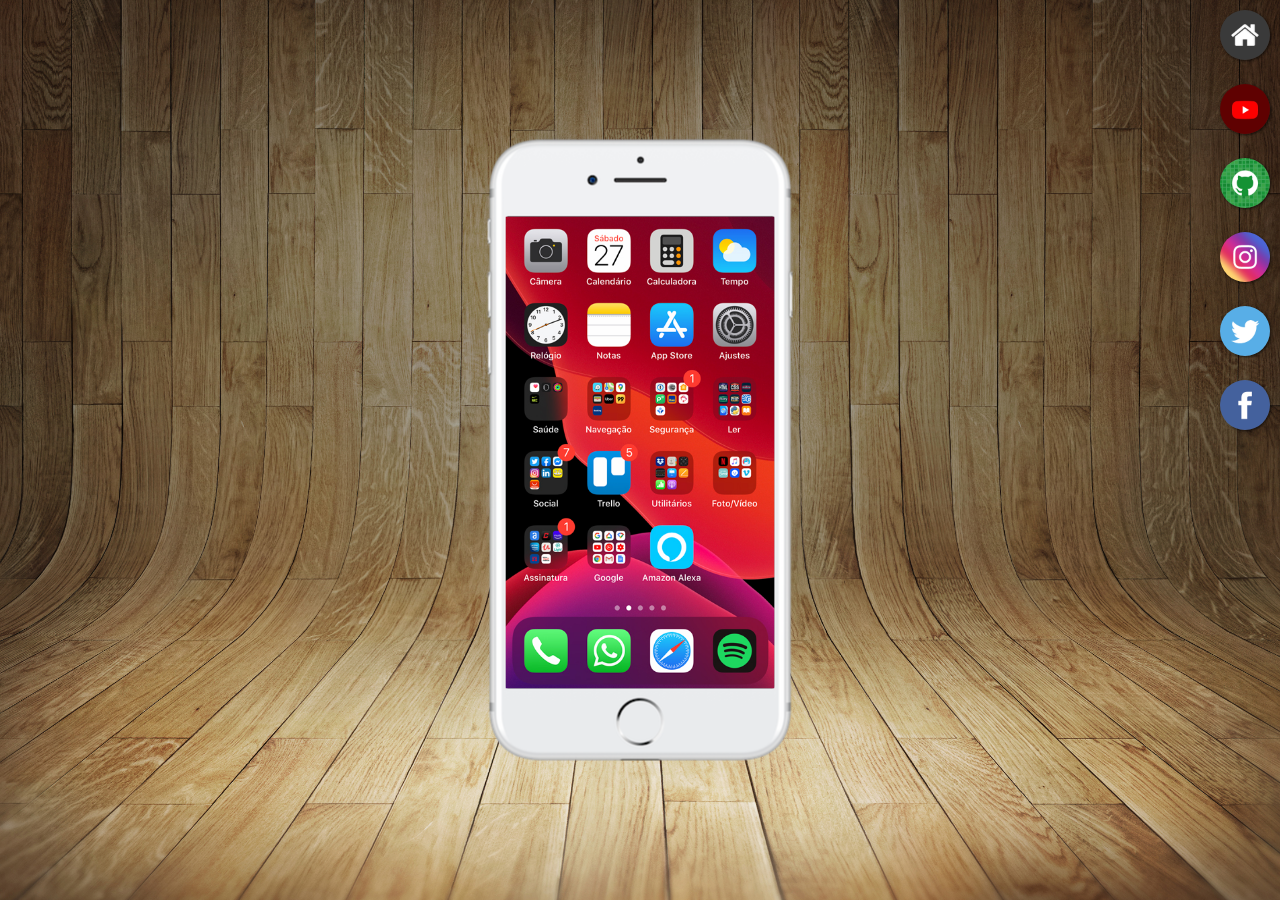
<file: index.html>
<!DOCTYPE html>
<html lang="pt-br">
<head>
    <meta charset="UTF-8">
    <meta name="viewport" content="width=device-width, initial-scale=1.0">
    <link rel="shortcut icon" href="favicon.ico" type="image/x-icon">
    <link rel="stylesheet" href="estilos/style.css">
    <title>Projeto Redes Sociais</title>
</head>
<body>
    <main>
        <section class="celular">
            <iframe src="home.html" frameborder="0" name="tela" class="tela">
                Seu navegador não é compatível com isso.
            </iframe>
        </section>
        <section class="redes">
            <a href="home.html" target="tela">
                <img src="imagens/logo-home.jpg" alt="">
            </a><br>
            <a href="youtube.html" target="tela">
                <img src="imagens/logo-youtube.jpg" alt="YouTube">
            </a><br>
            <a href="github.html" target="tela">
                <img src="imagens/logo-github.jpg" alt="GitHub">
            </a><br>
            <a href="instagram.html" target="tela">
                <img src="imagens/logo-instagram.jpg" alt="Instagram">
            </a><br>
            <a href="x.html" target="tela">
                <img src="imagens/logo-twitter.jpg" alt="Twitter(X)">
            </a><br>
            <a href="facebook.html" target="tela">
                <img src="imagens/logo-facebook.jpg" alt="Facebook">
            </a><br>
        </section>
    </main>
</body>
</html>
</file>
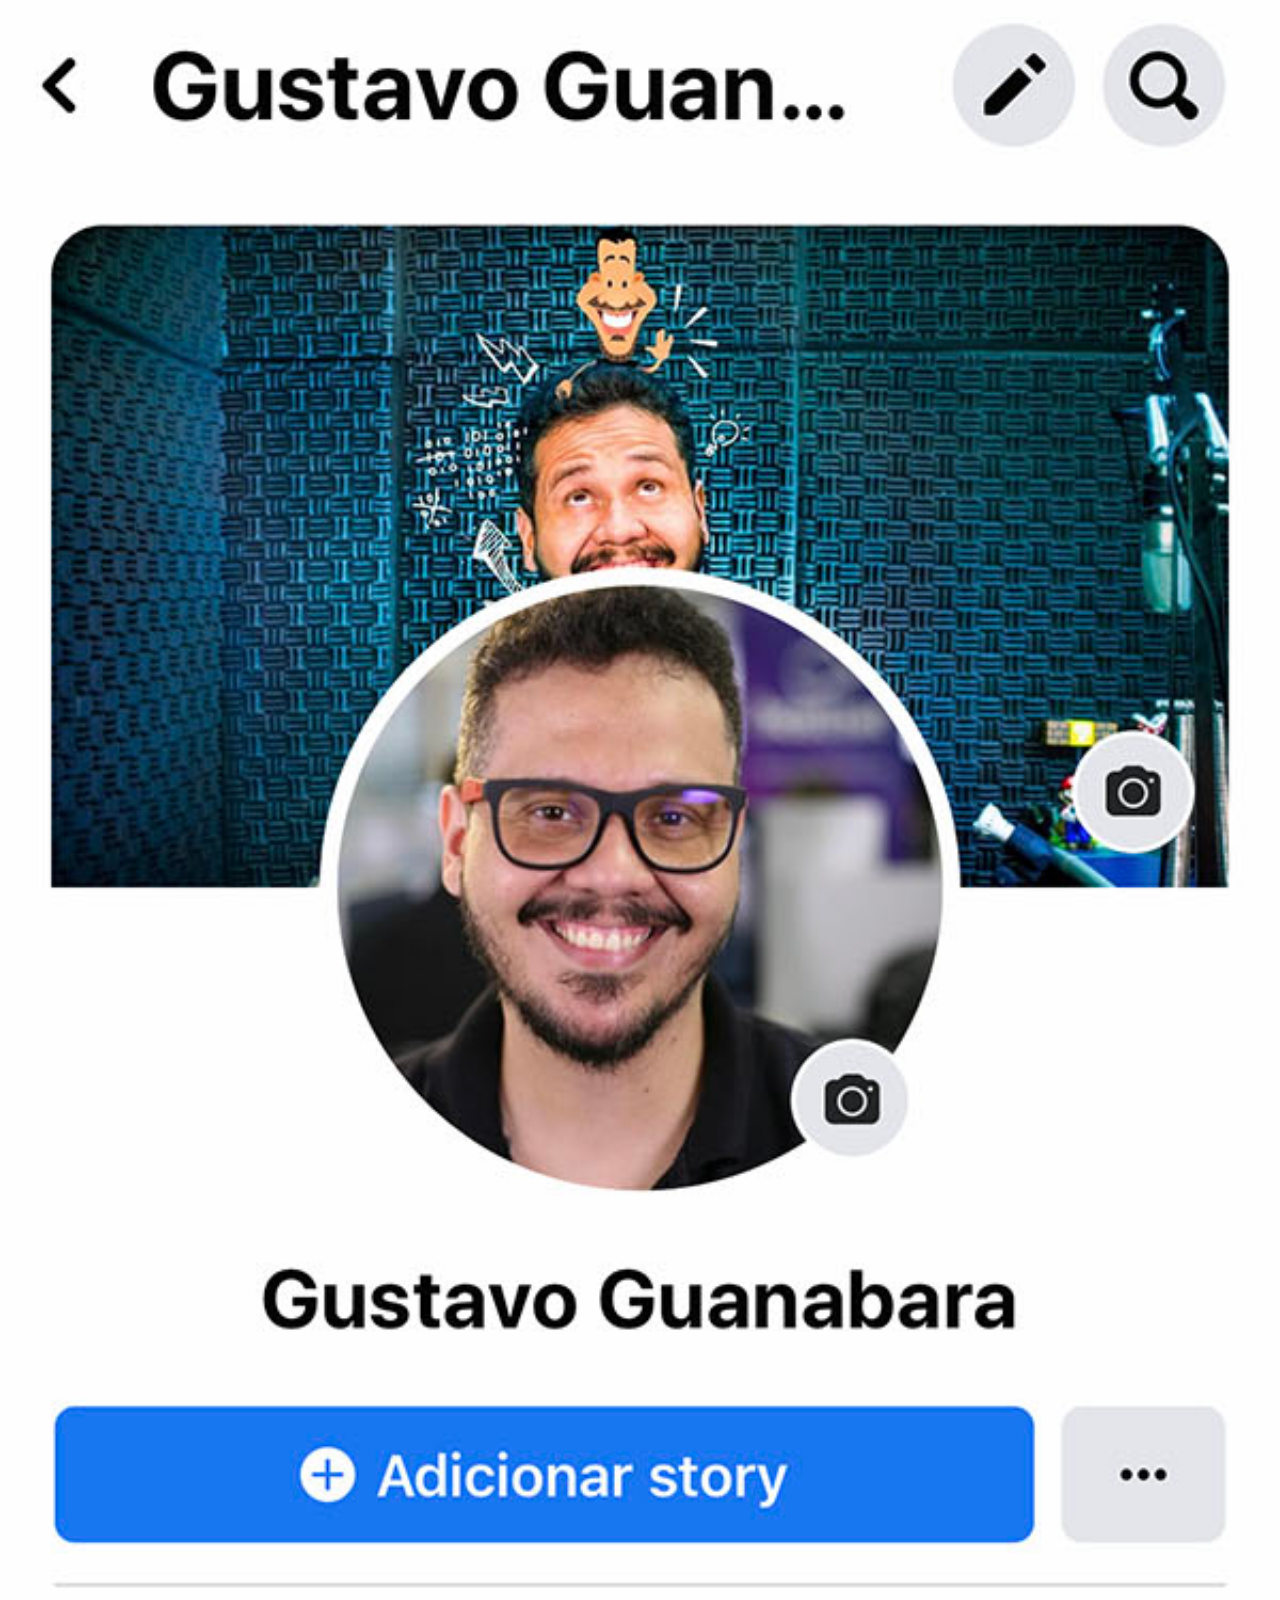
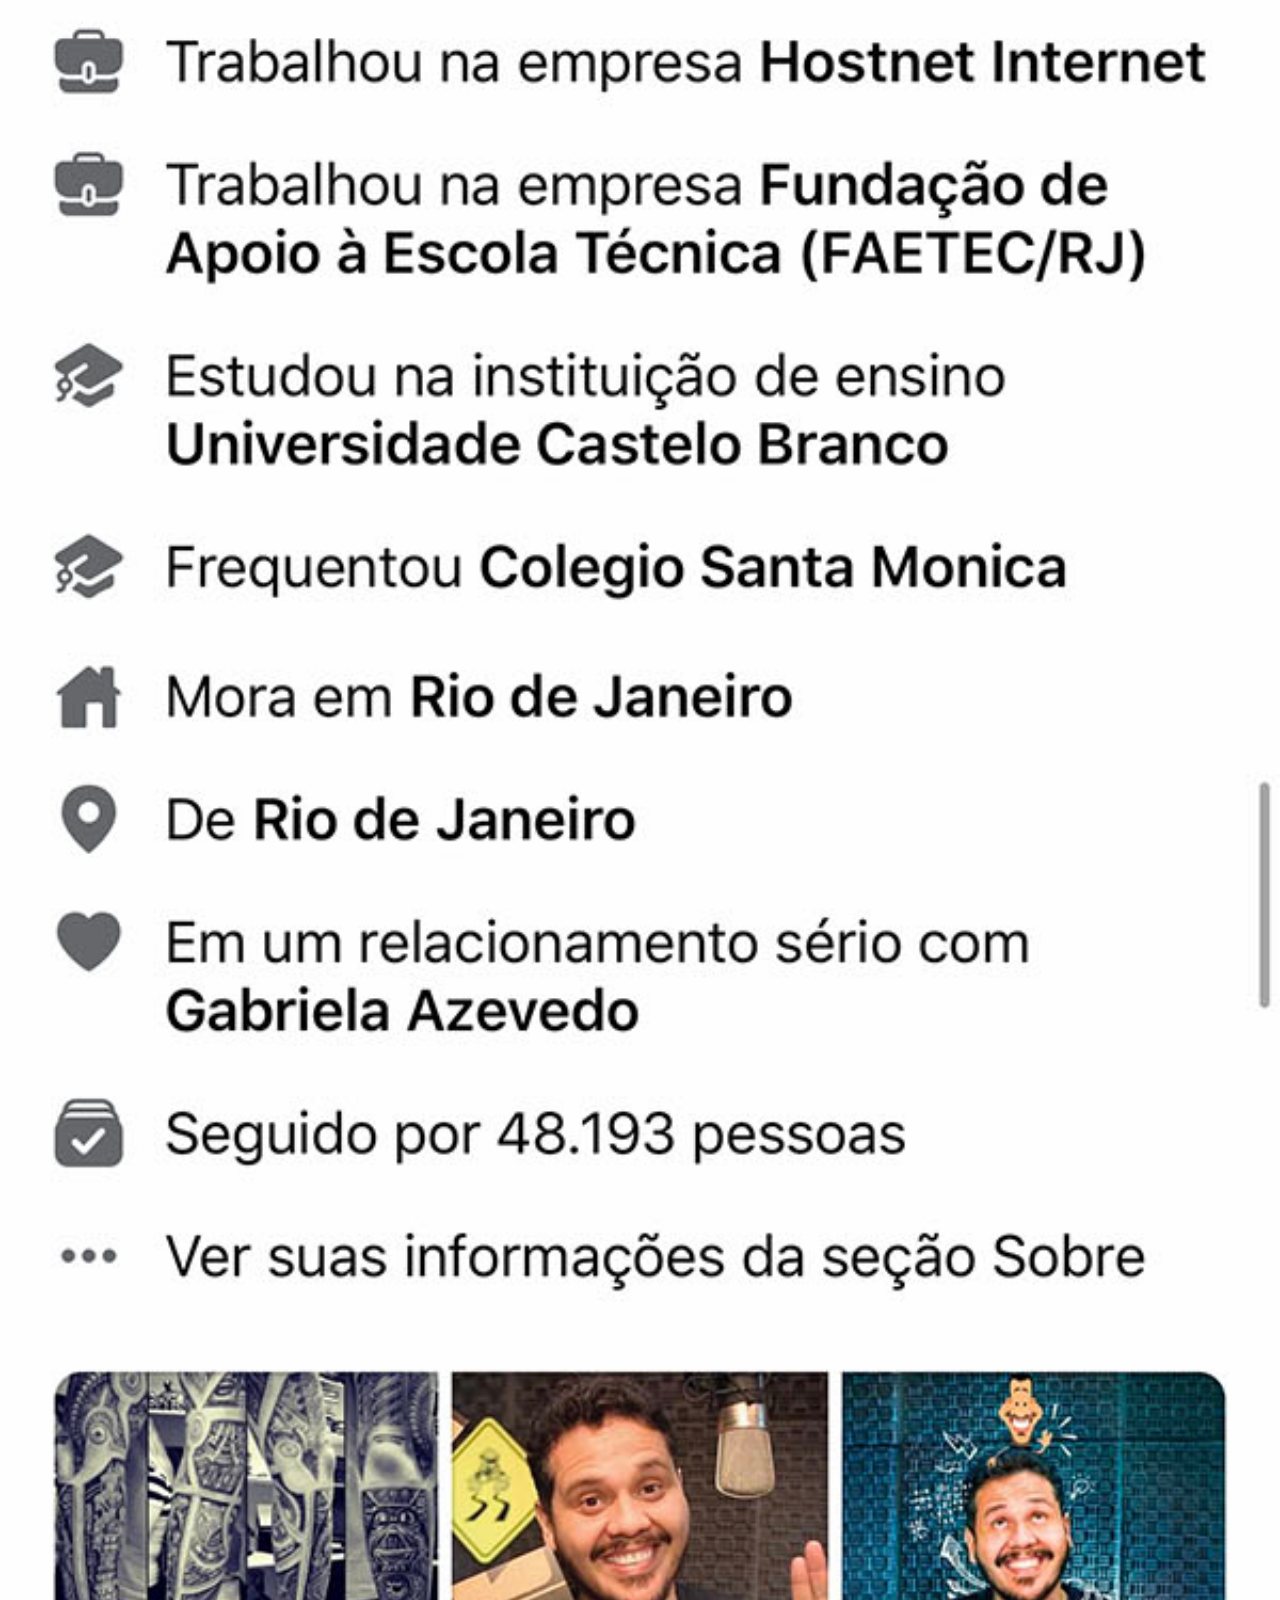
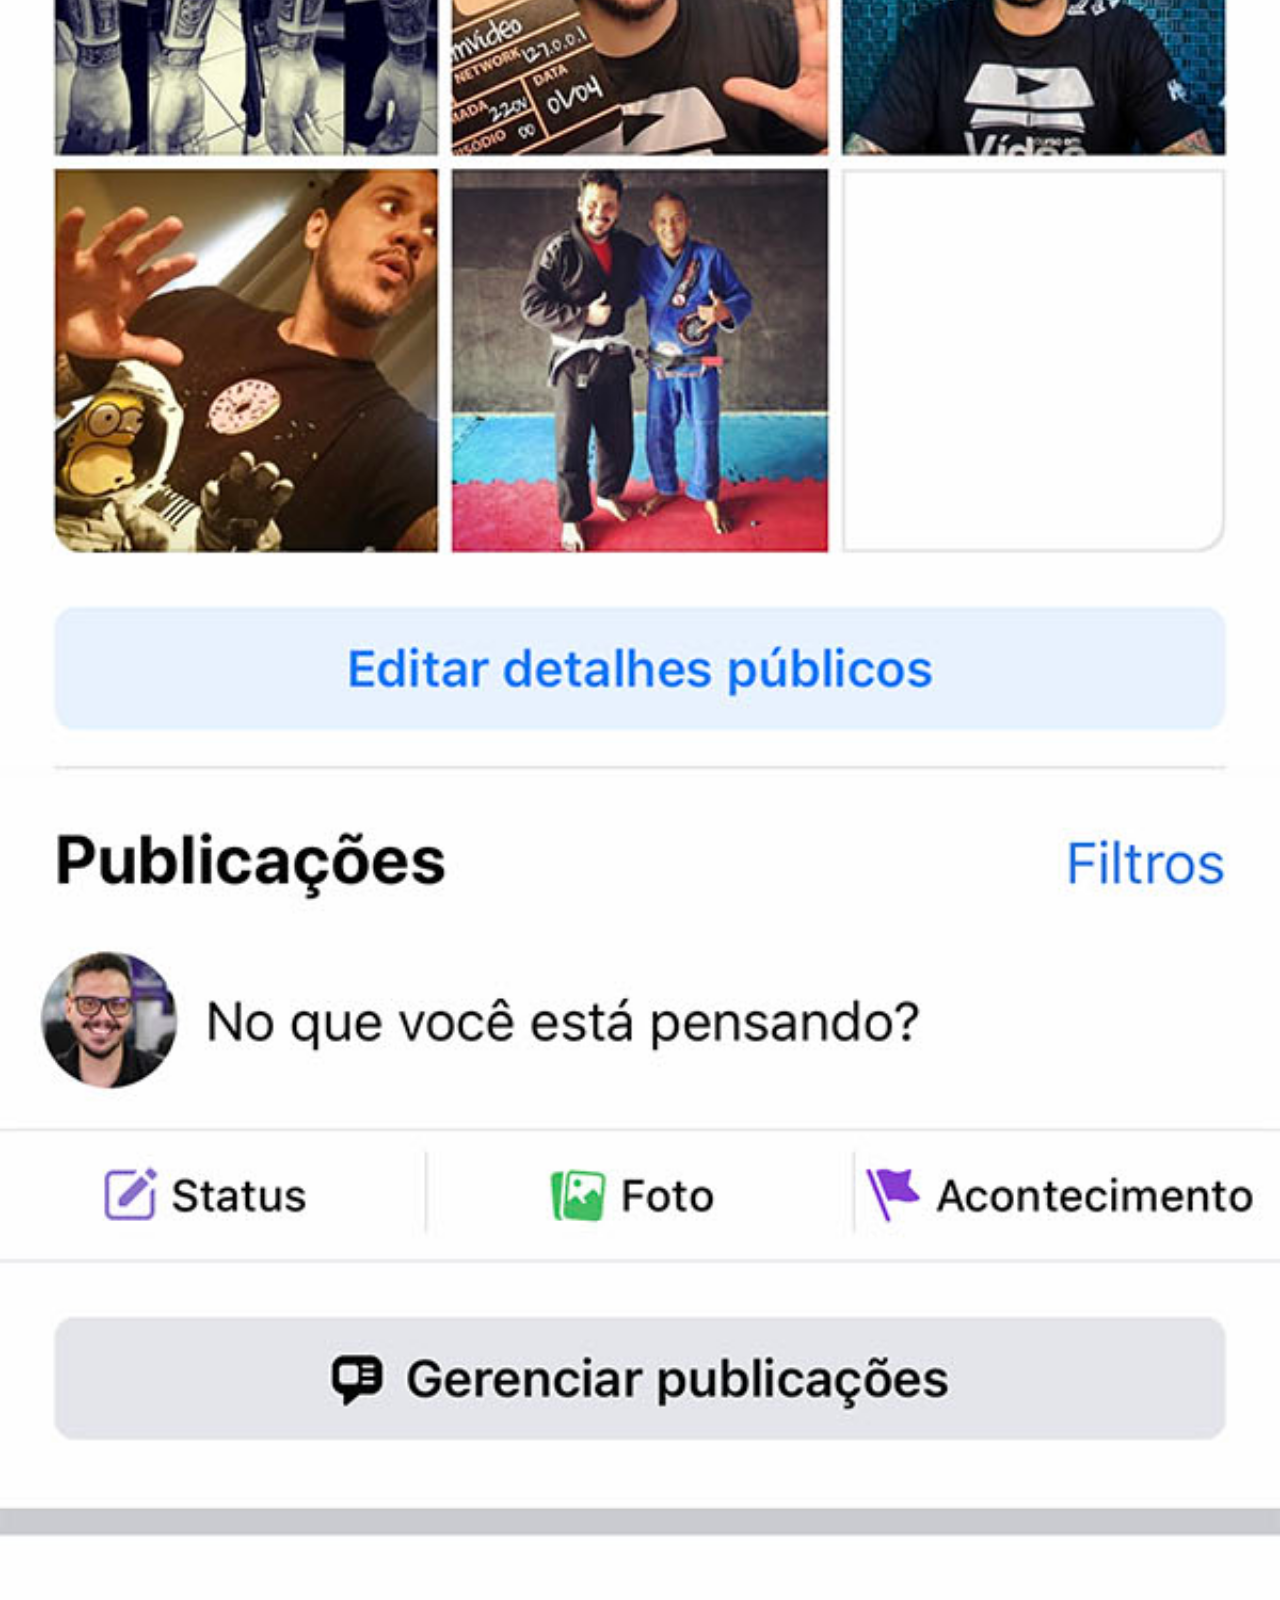
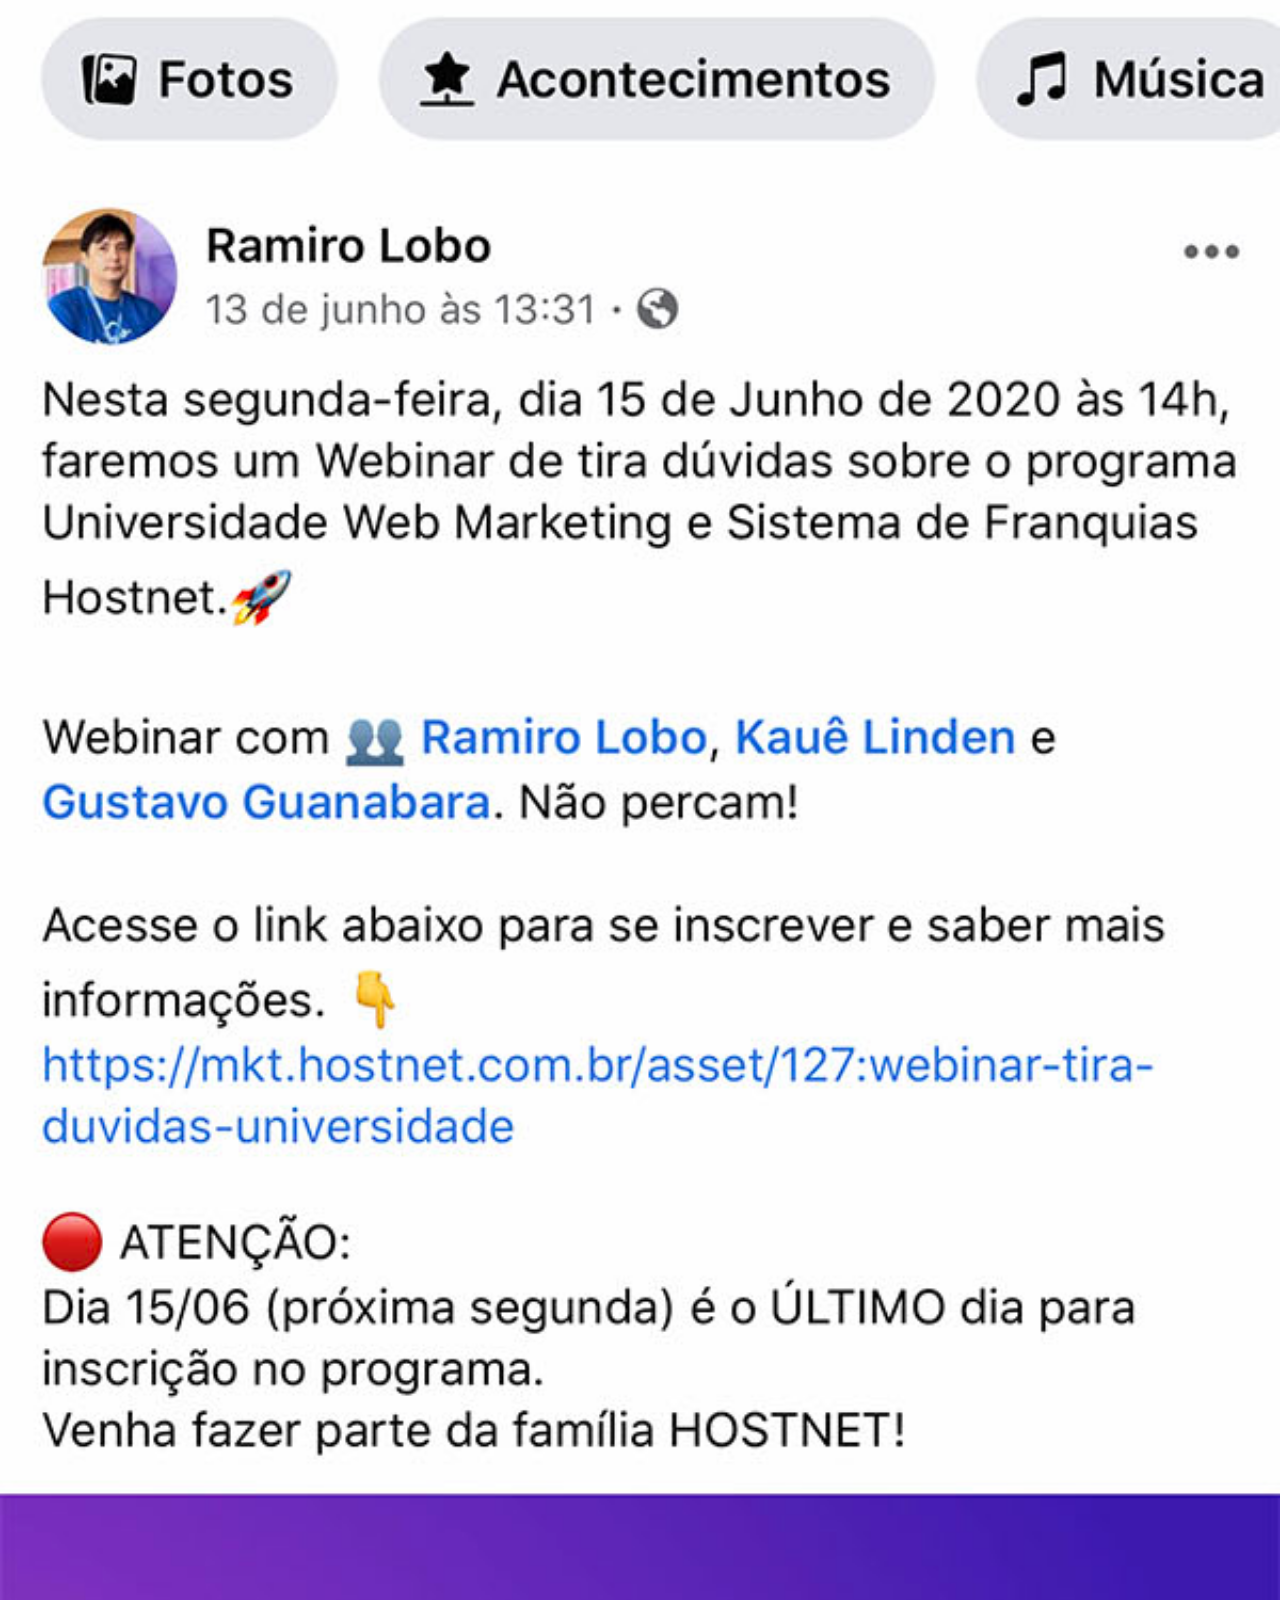
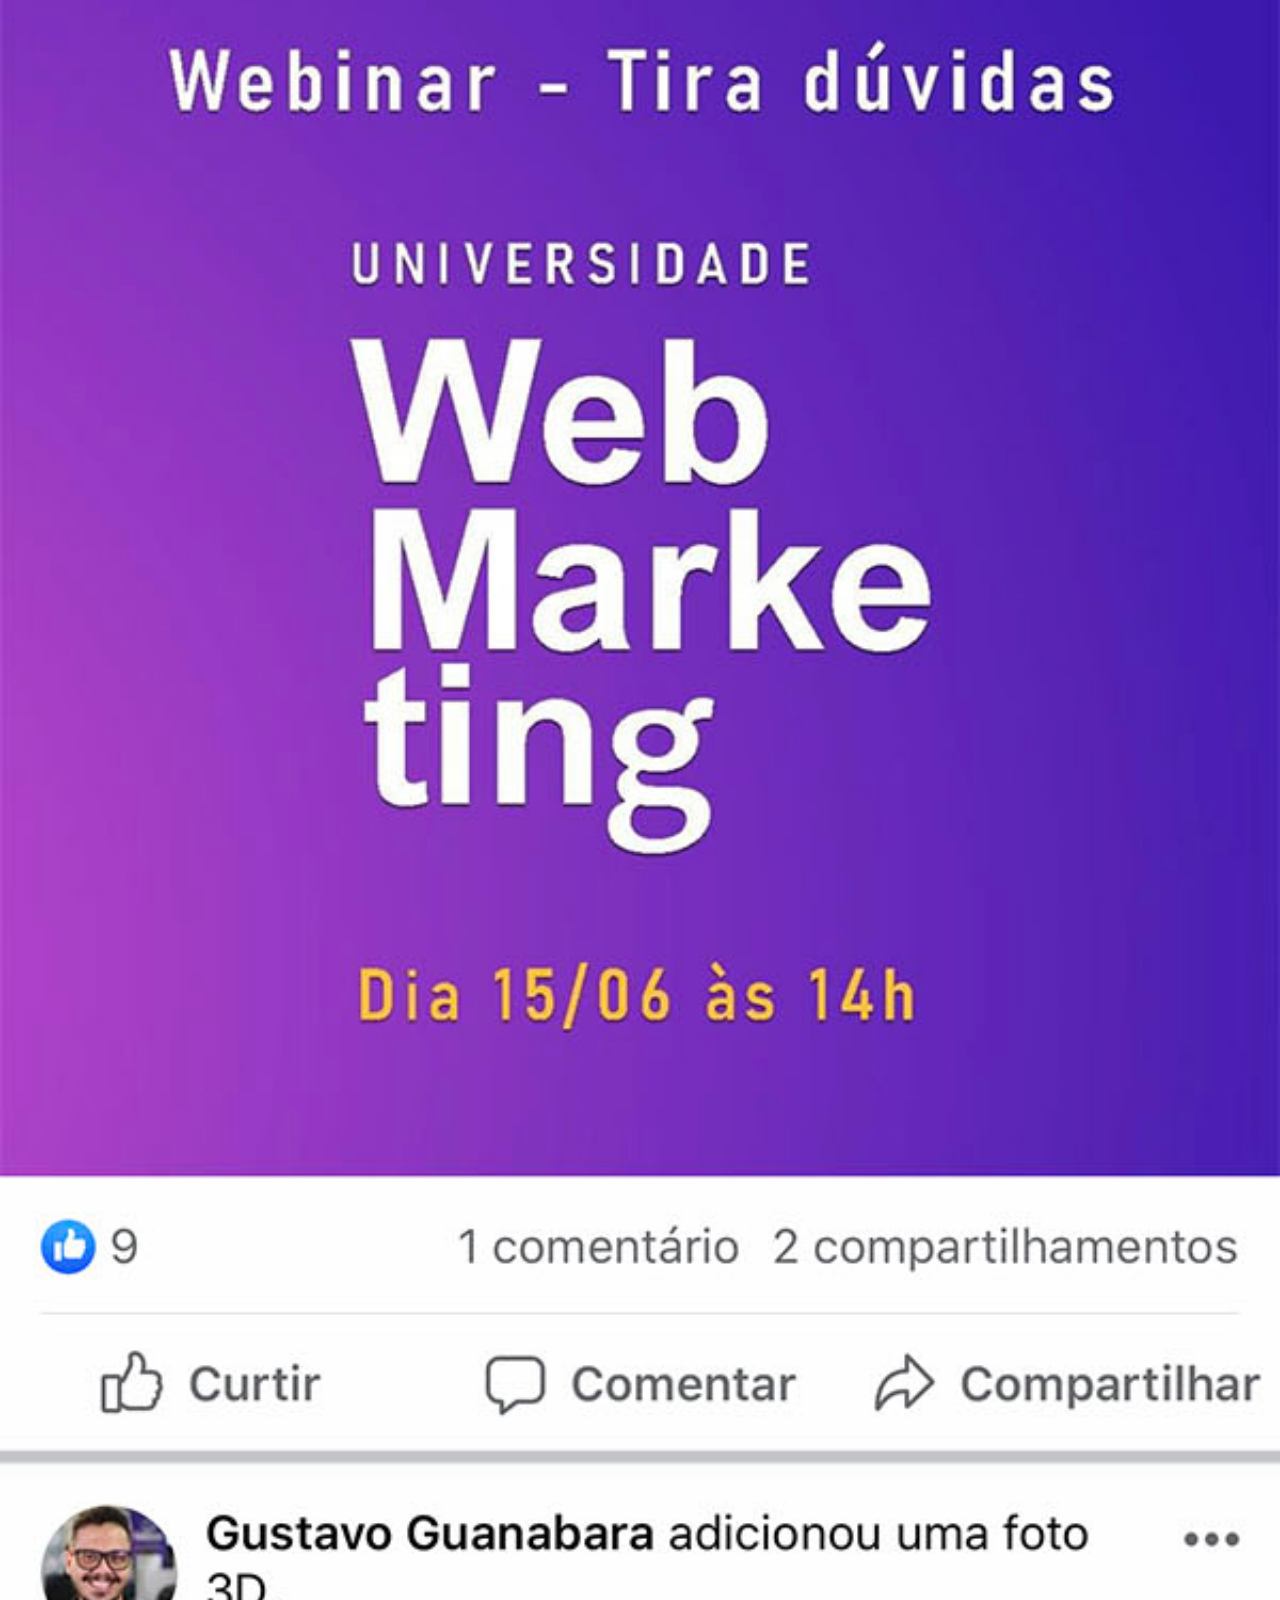
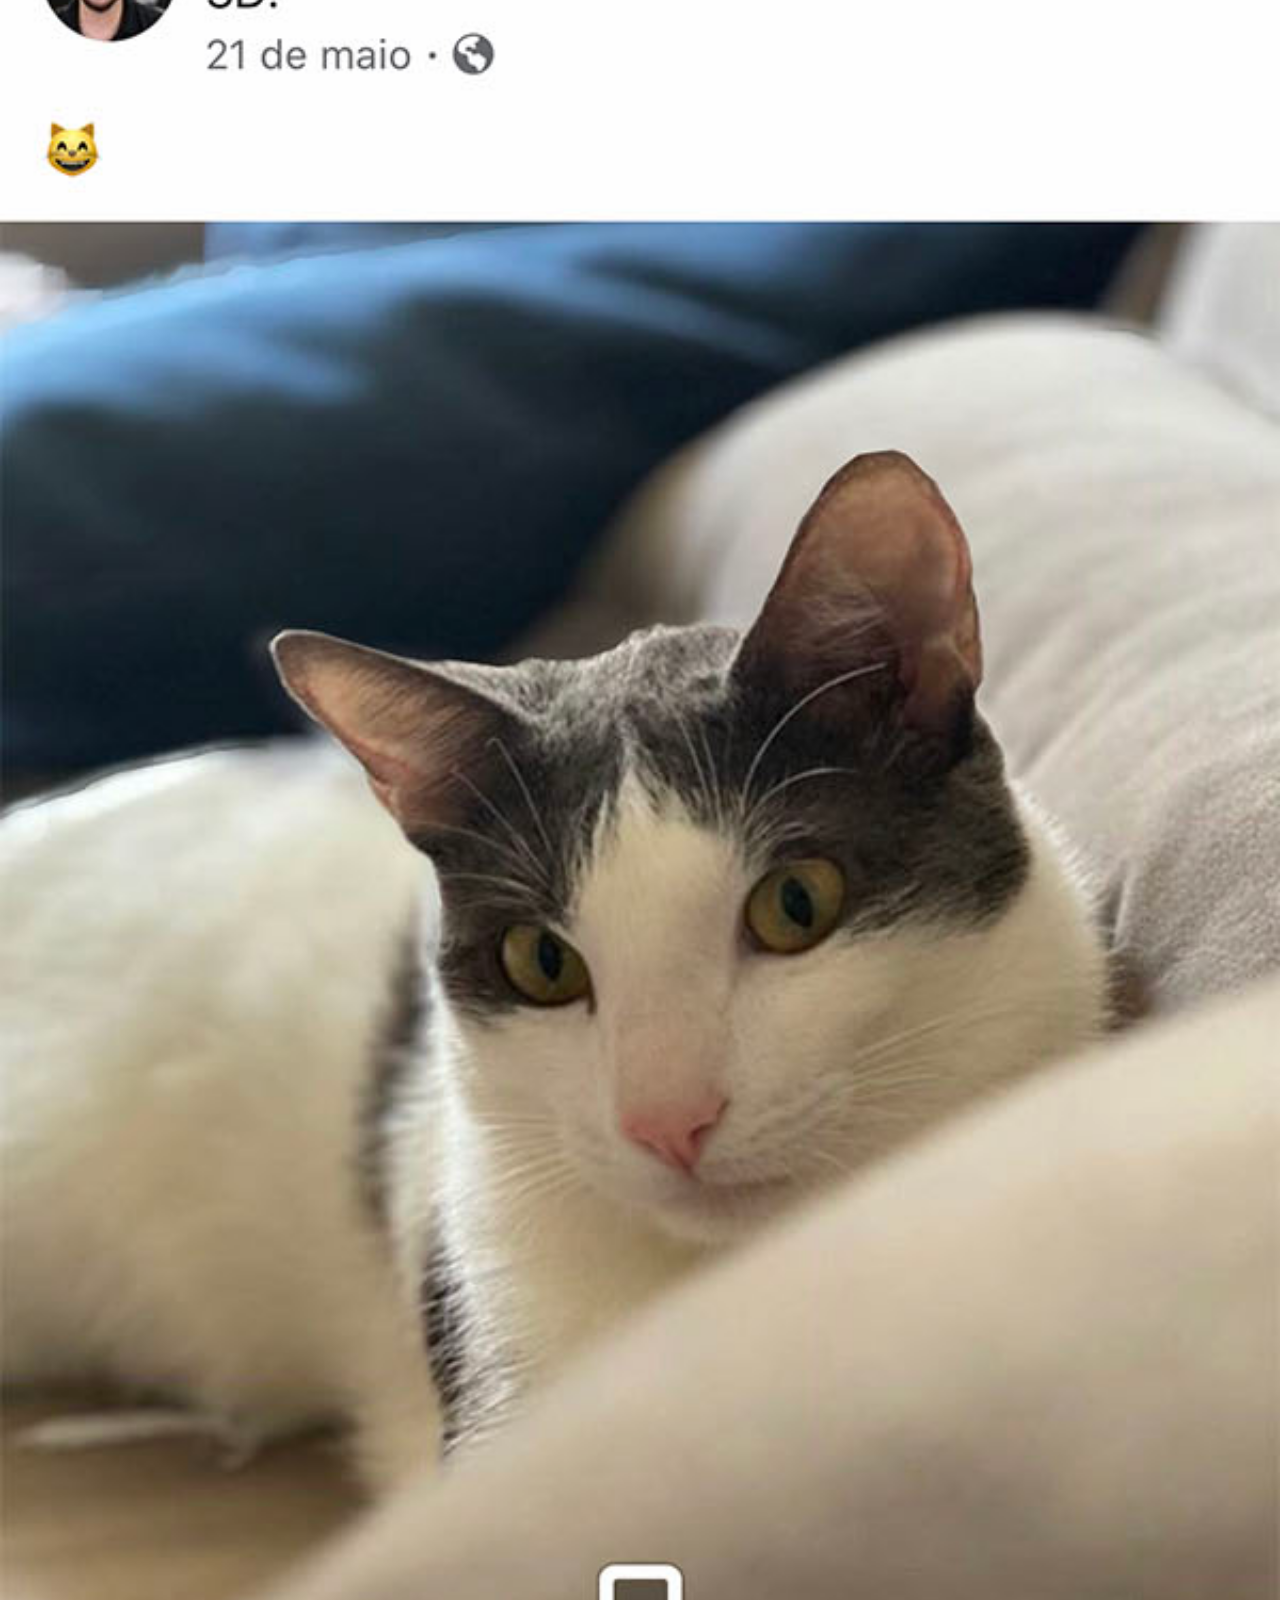
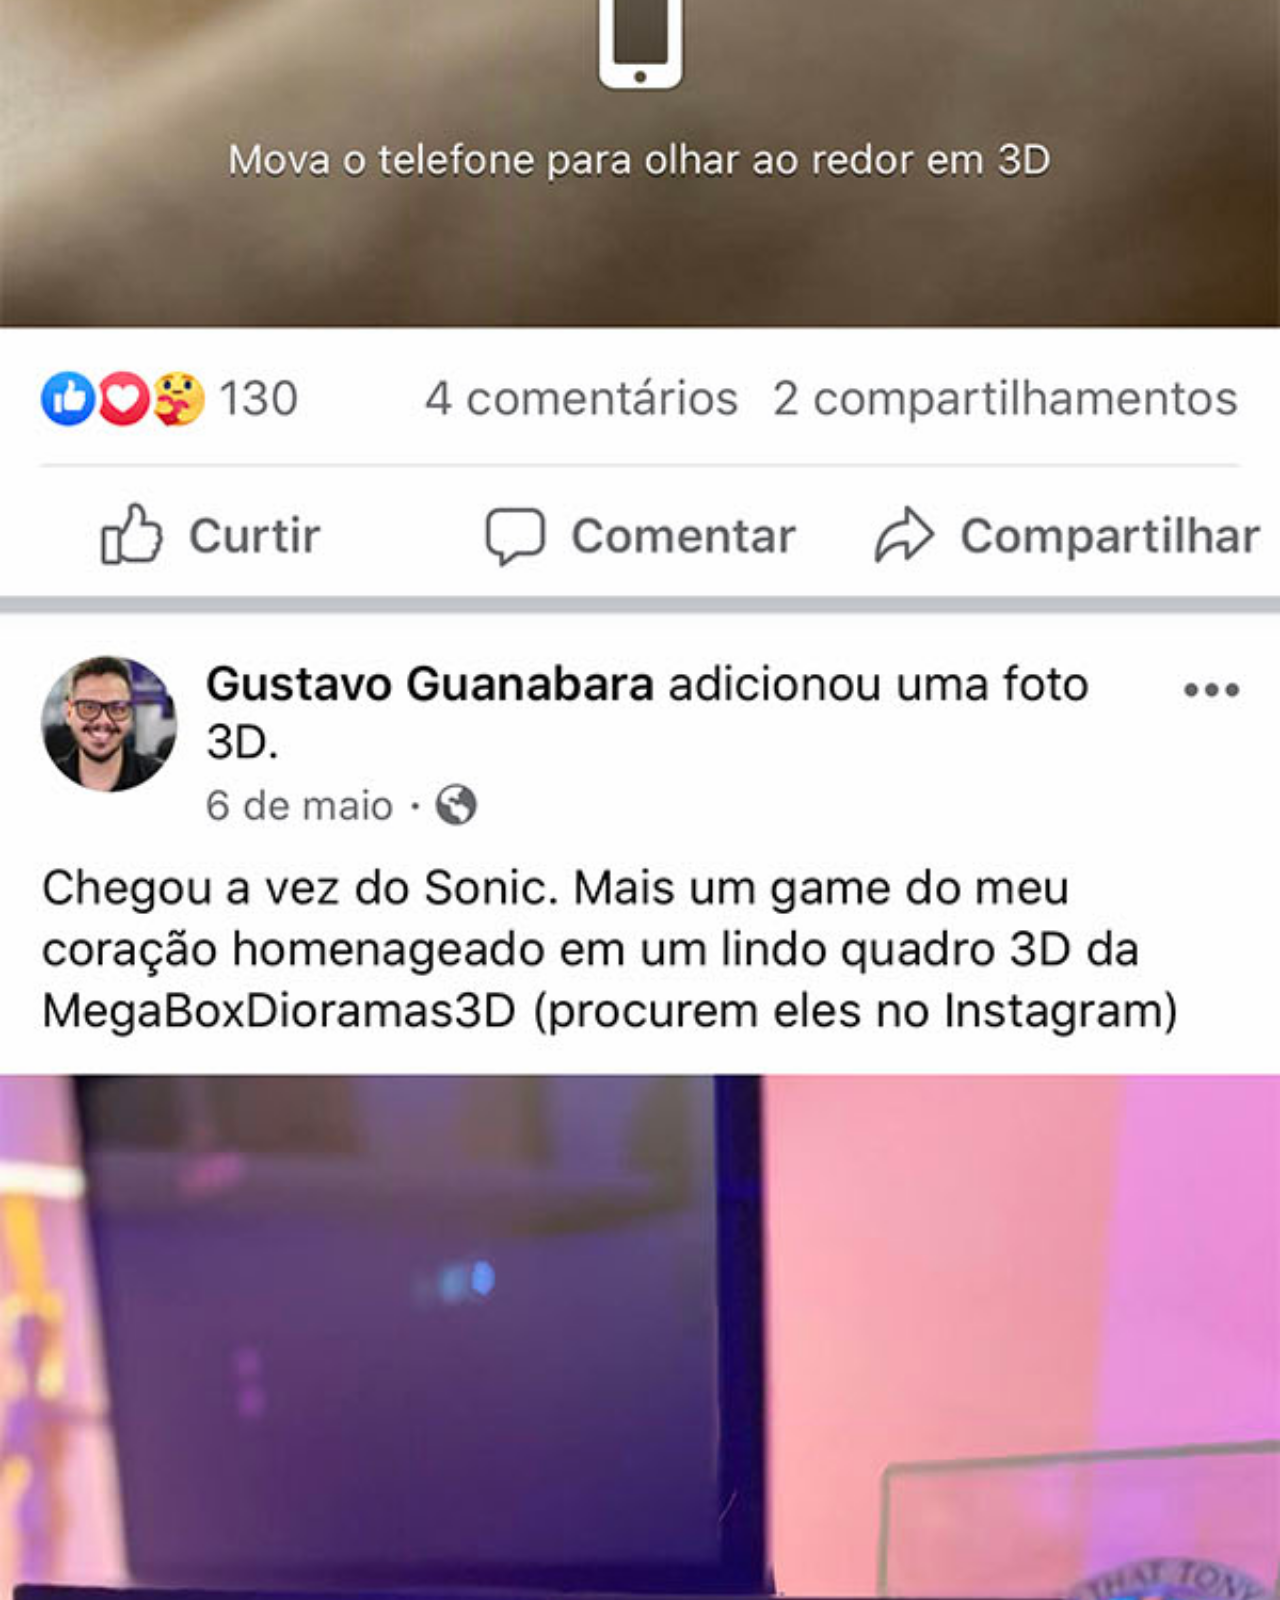
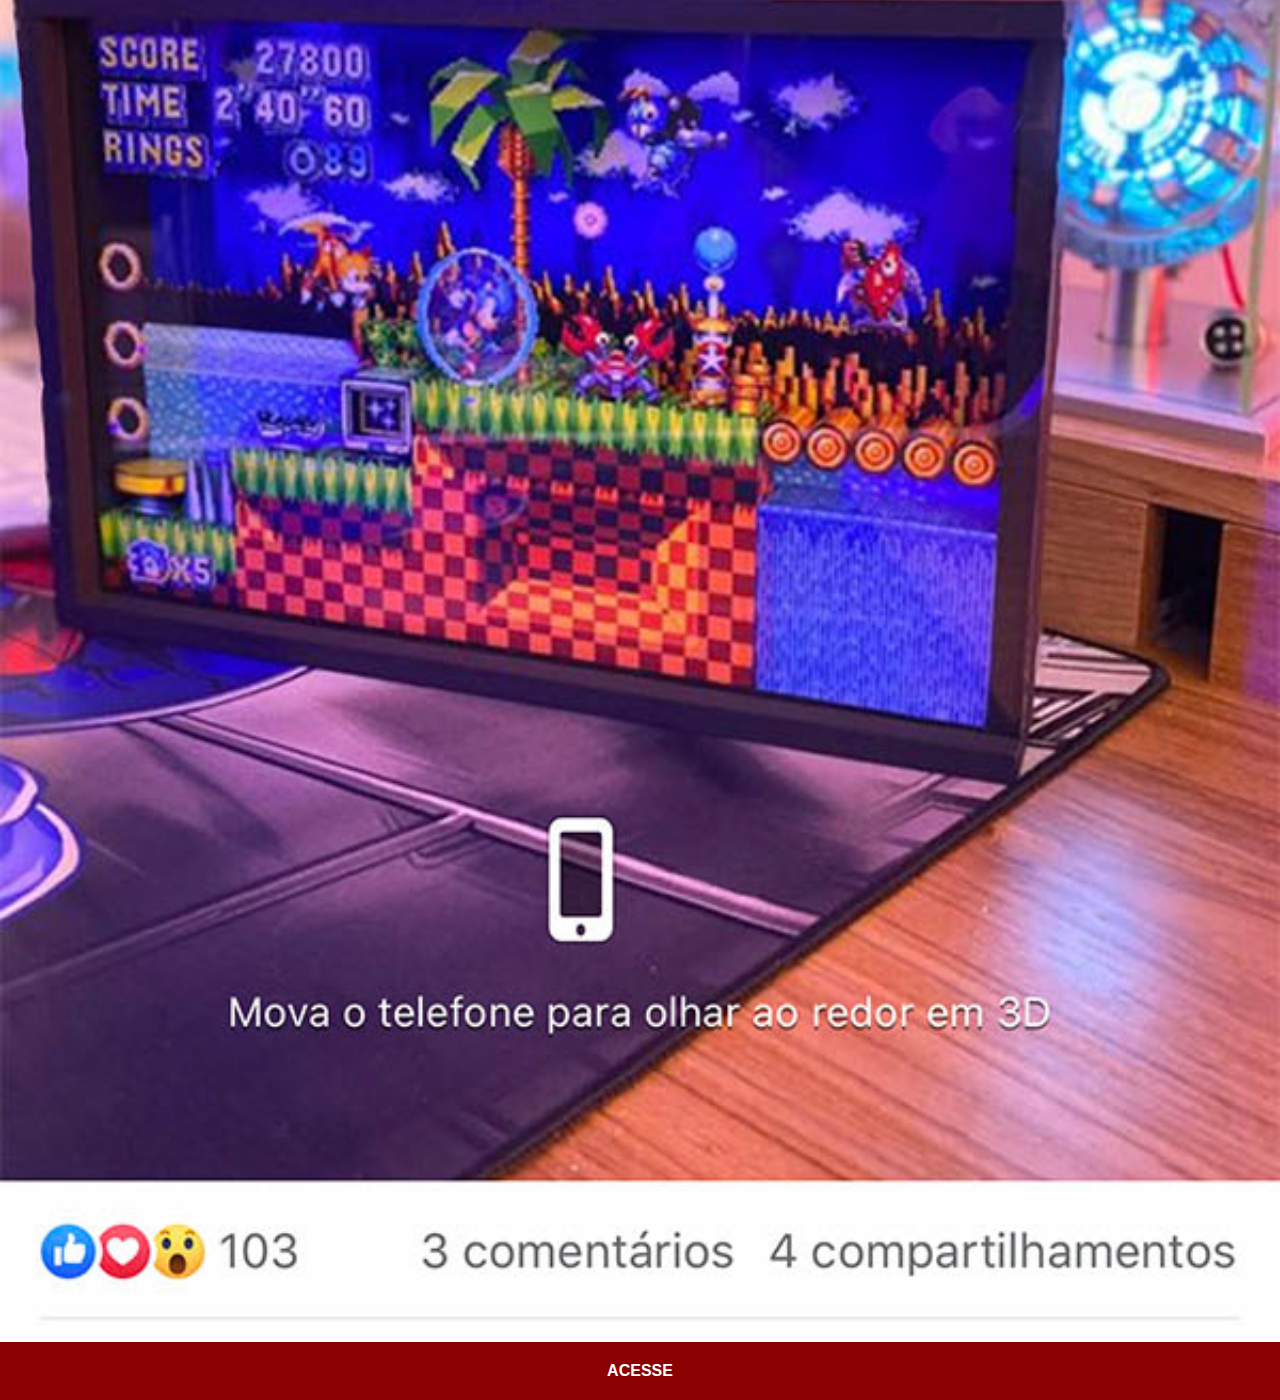
<file: facebook.html>
<!DOCTYPE html>
<html lang="pt-br">
<head>
    <meta charset="UTF-8">
    <meta name="viewport" content="width=device-width, initial-scale=1.0">
    <title>Frame Facebook</title>
    <style>
        * {
            margin: 0px;
            padding: 0px;
            font-family: Arial, Helvetica, sans-serif;
        }

        img {
            width: 100%;
        }
        
        a {
            display: block;
            background-color: darkred;
            color: white;
            padding: 20px;
            text-align: center;
            text-decoration: none;
            font-weight: bolder;
        }

        a:hover {
            background-color: red;
        }
    </style>
</head>
<body>
    <img src="imagens/tela-facebook.jpg" alt="Facebook">
    <a href="https://www.facebook.com/gustavoguanabara" target="_blank">ACESSE</a>
</body>
</html>
</file>
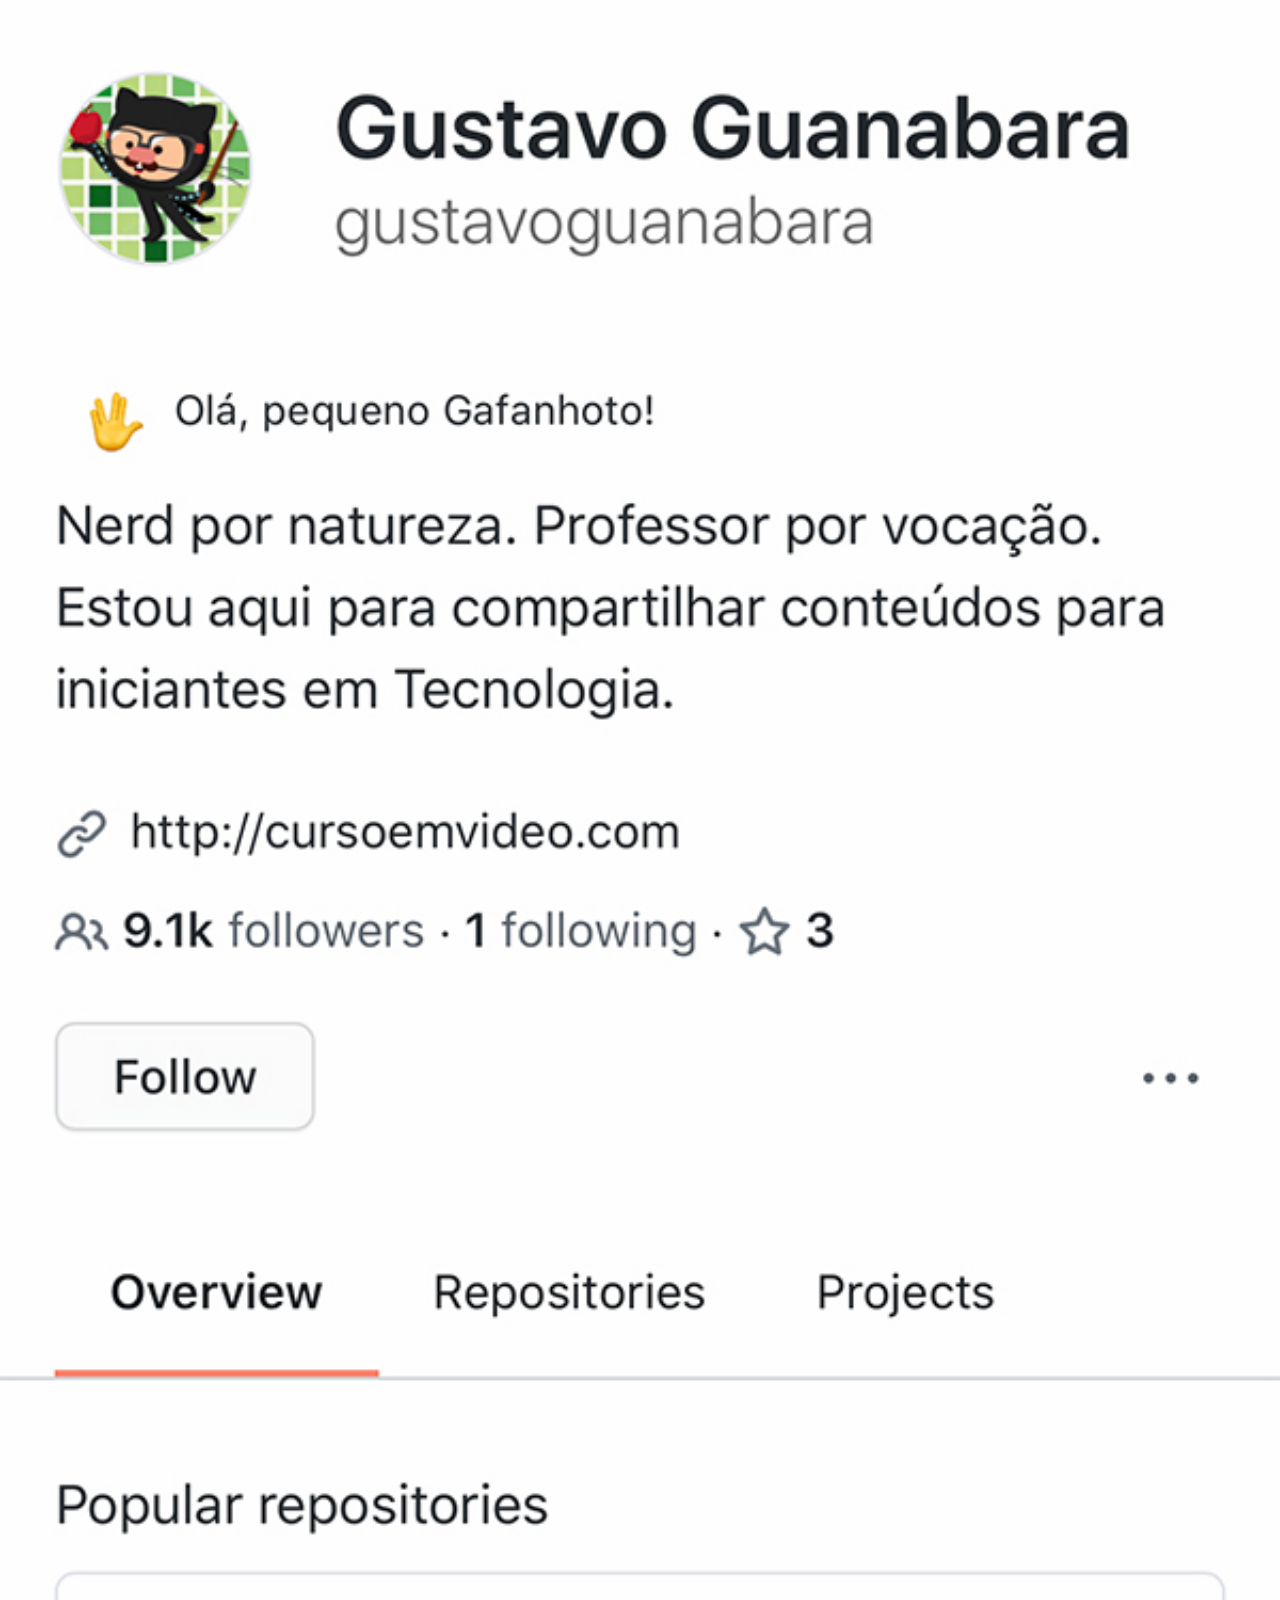
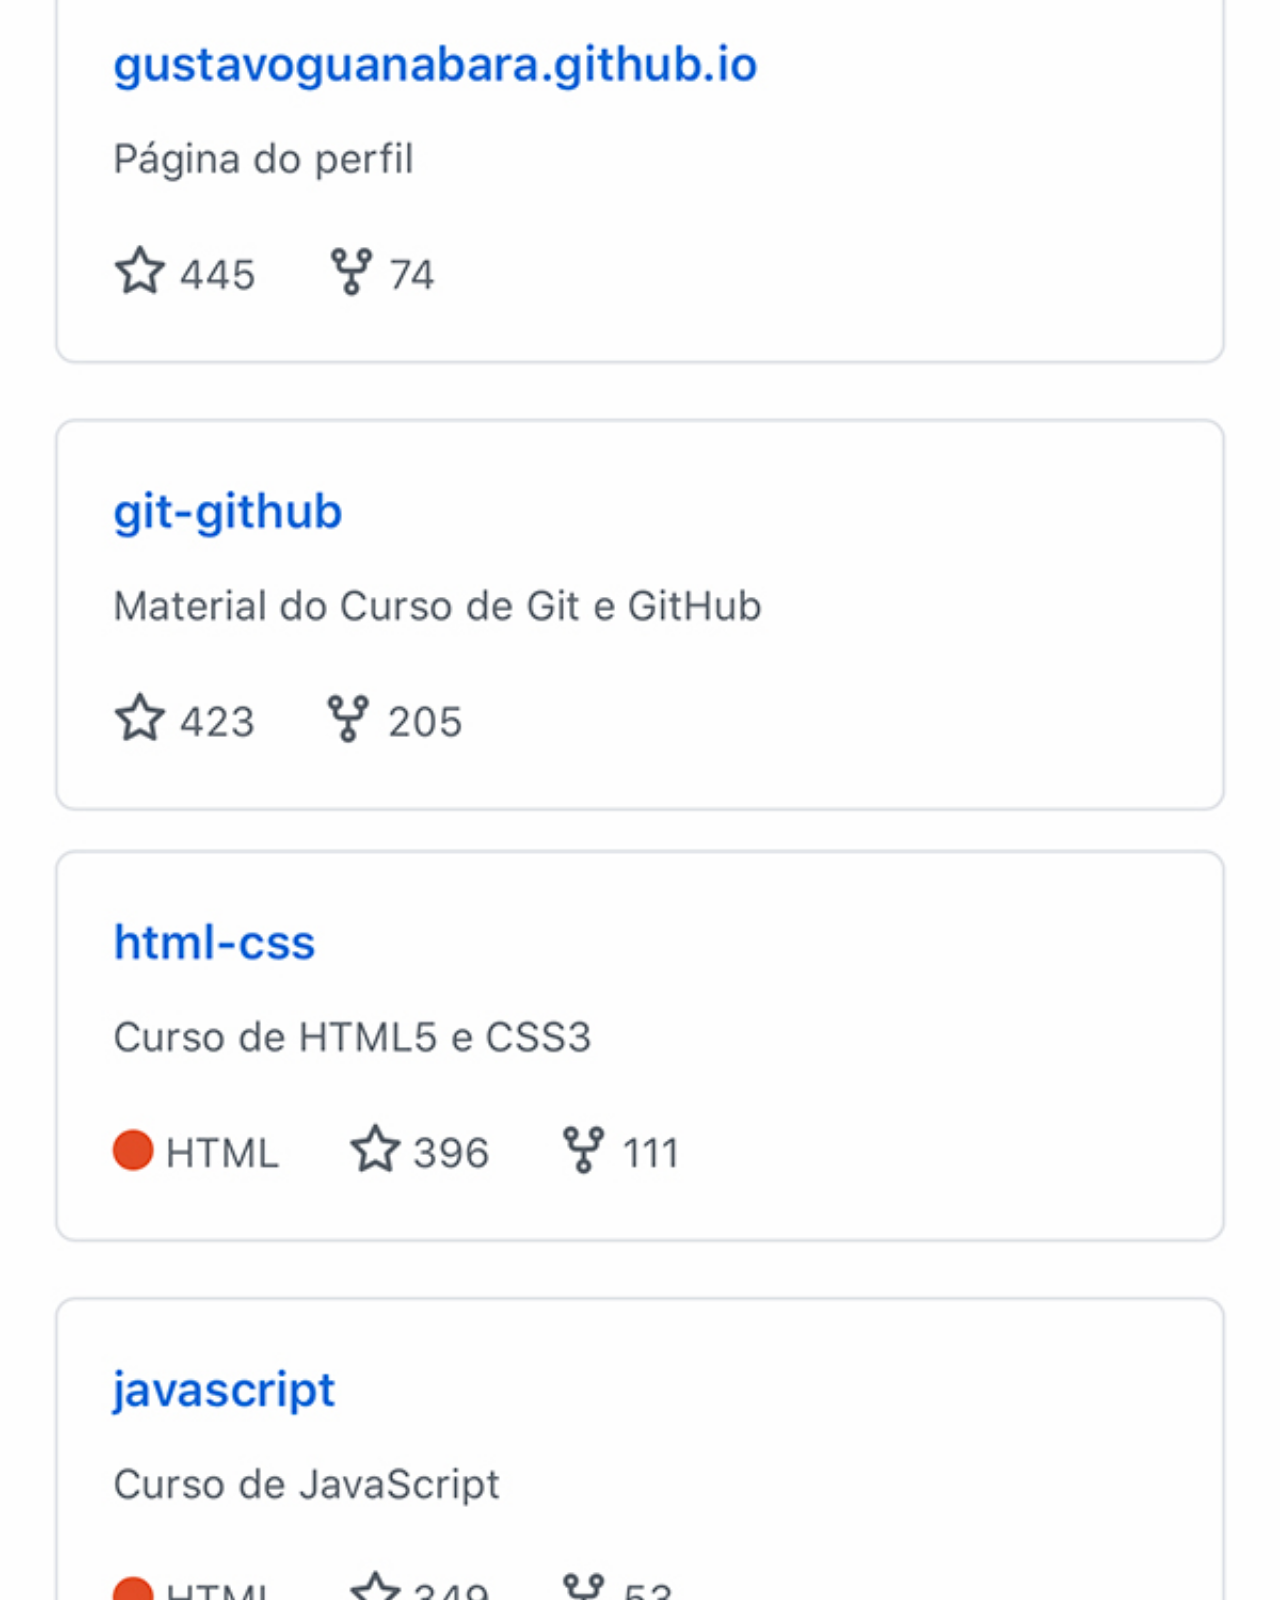
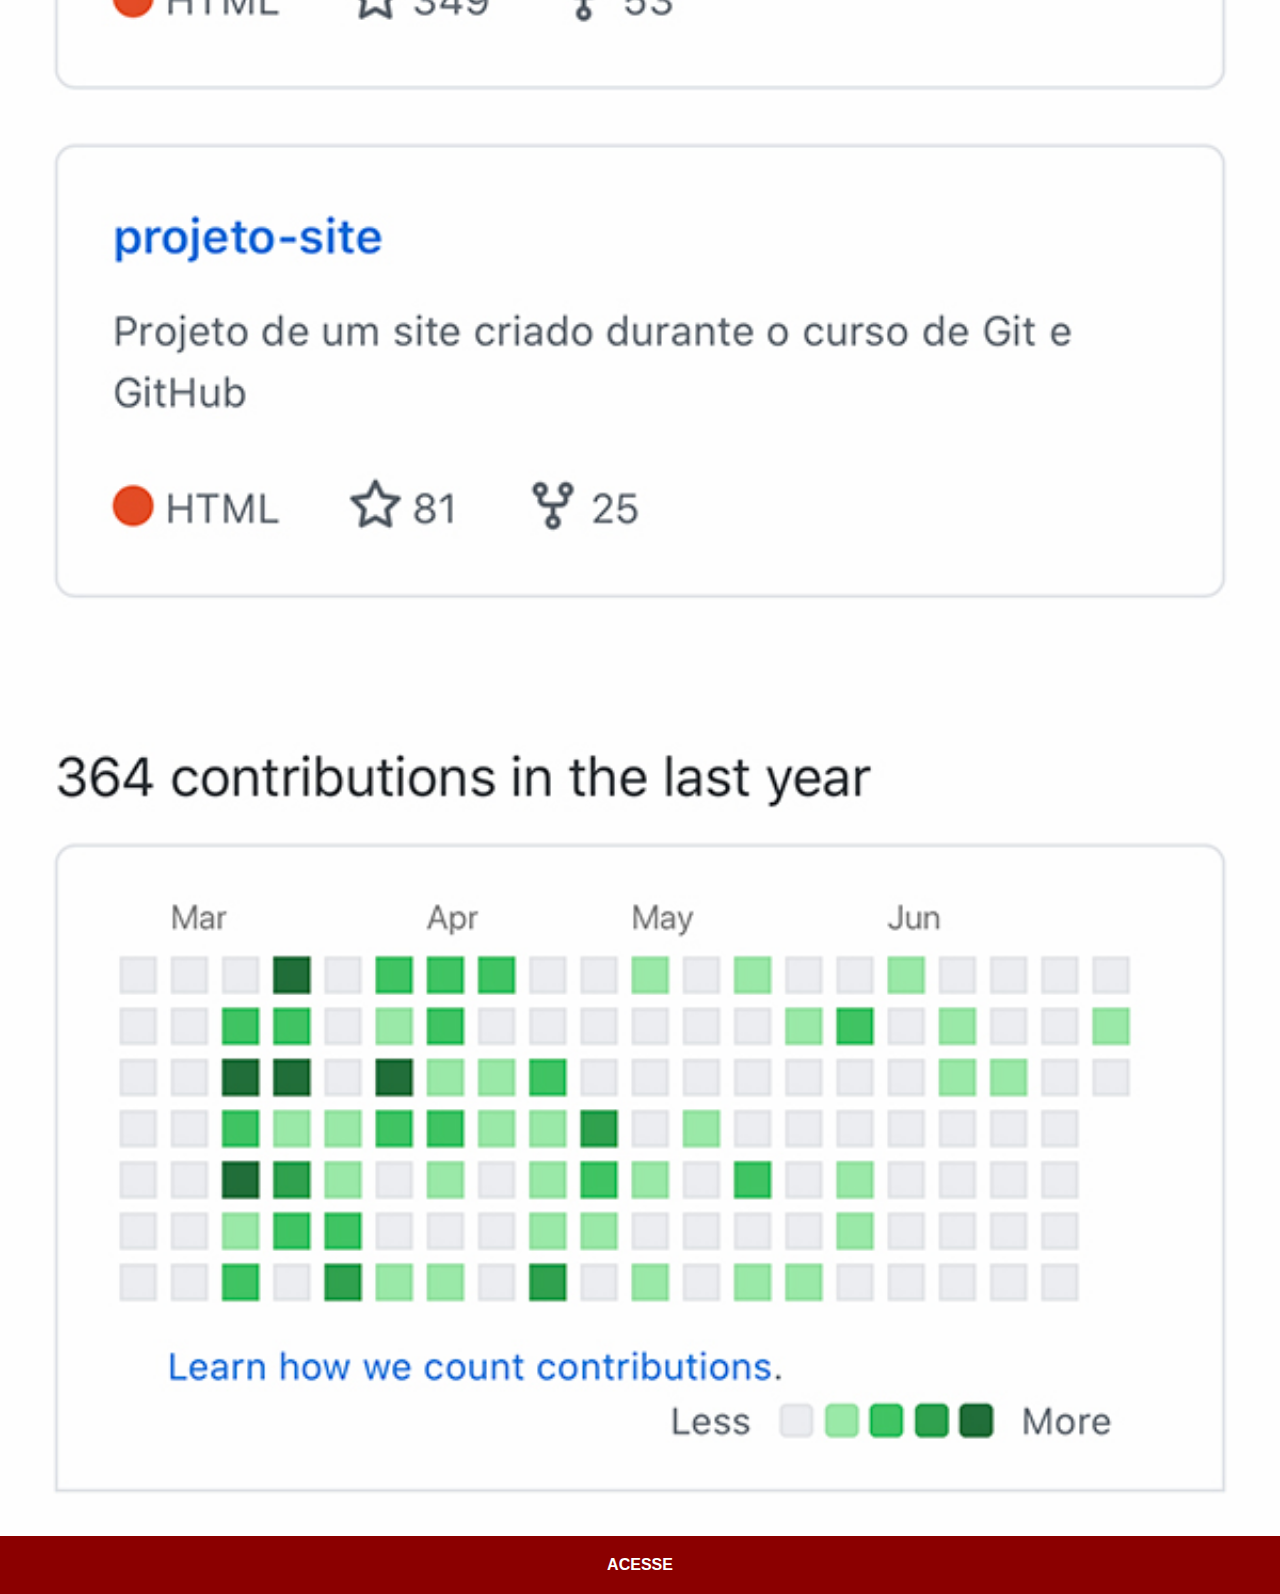
<file: github.html>
<!DOCTYPE html>
<html lang="pt-br">
<head>
    <meta charset="UTF-8">
    <meta name="viewport" content="width=device-width, initial-scale=1.0">
    <title>Frame GitHub</title>
    <style>
        * {
            margin: 0px;
            padding: 0px;
            font-family: Arial, Helvetica, sans-serif;
        }

        img {
            width: 100%;
        }

        a {
            display: block;
            background-color: darkred;
            color: white;
            padding: 20px;  
            text-align: center;
            text-decoration: none;
            font-weight: bolder;
        }

        a:hover {
            background-color: red;
        }
    </style>
</head>
<body>
    <img src="imagens/tela-github.jpg" alt="GitHub">
    <a href="https://gustavoguanabara.github.io/" target="_blank">ACESSE</a>
</body>
</html>
</file>
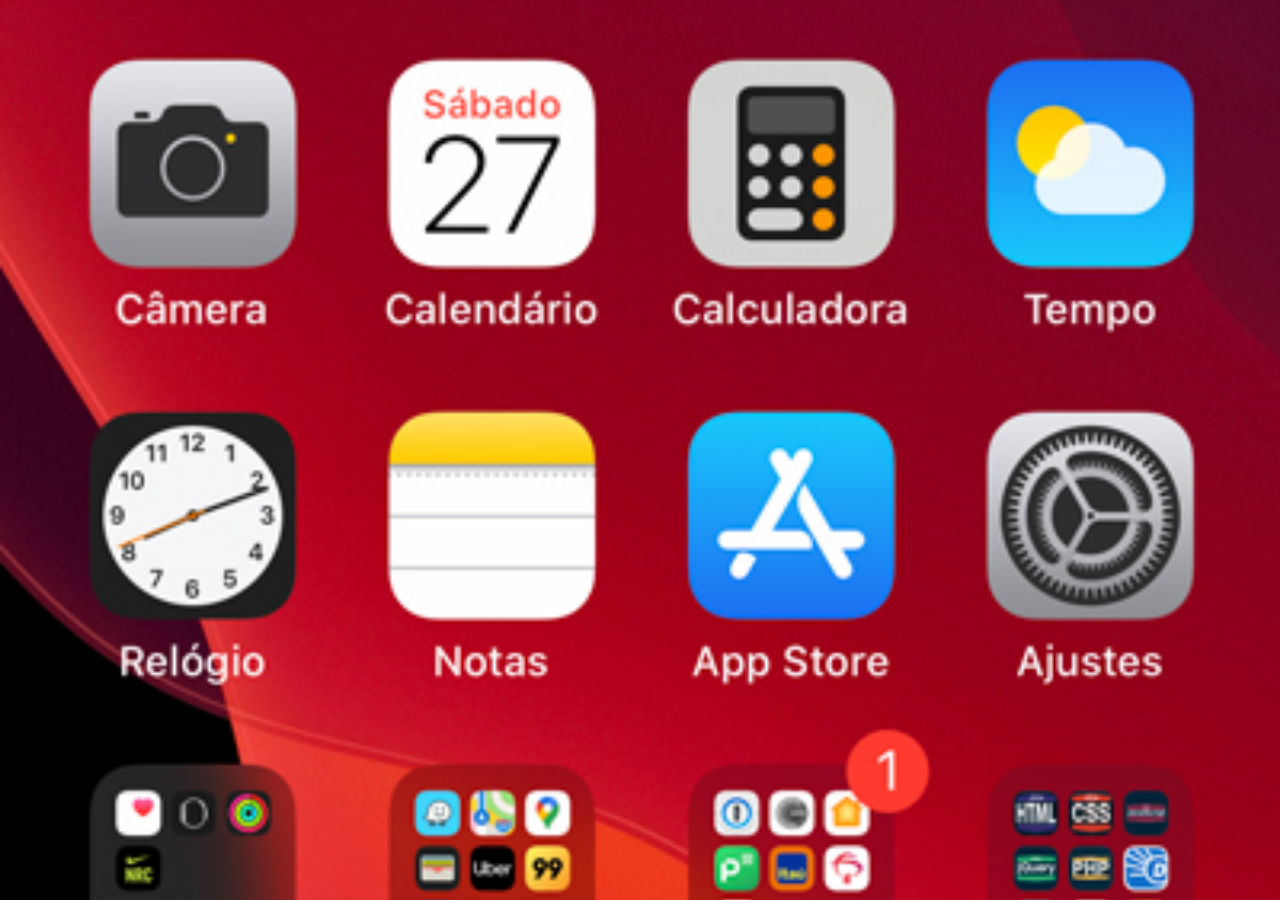
<file: home.html>
<!DOCTYPE html>
<html lang="pt-br">
<head>
    <meta charset="UTF-8">
    <meta name="viewport" content="width=device-width, initial-scale=1.0">
    <title>Home</title>
</head>
<style>
    * {
        margin: 0px;
        padding: 0px;
    }

    body {
        width: 100vw;
        height: 100vh;
        background: url(imagens/tela-home.jpg) no-repeat top center / cover;
    }
</style>
<body>
    
</body>
</html>
</file>
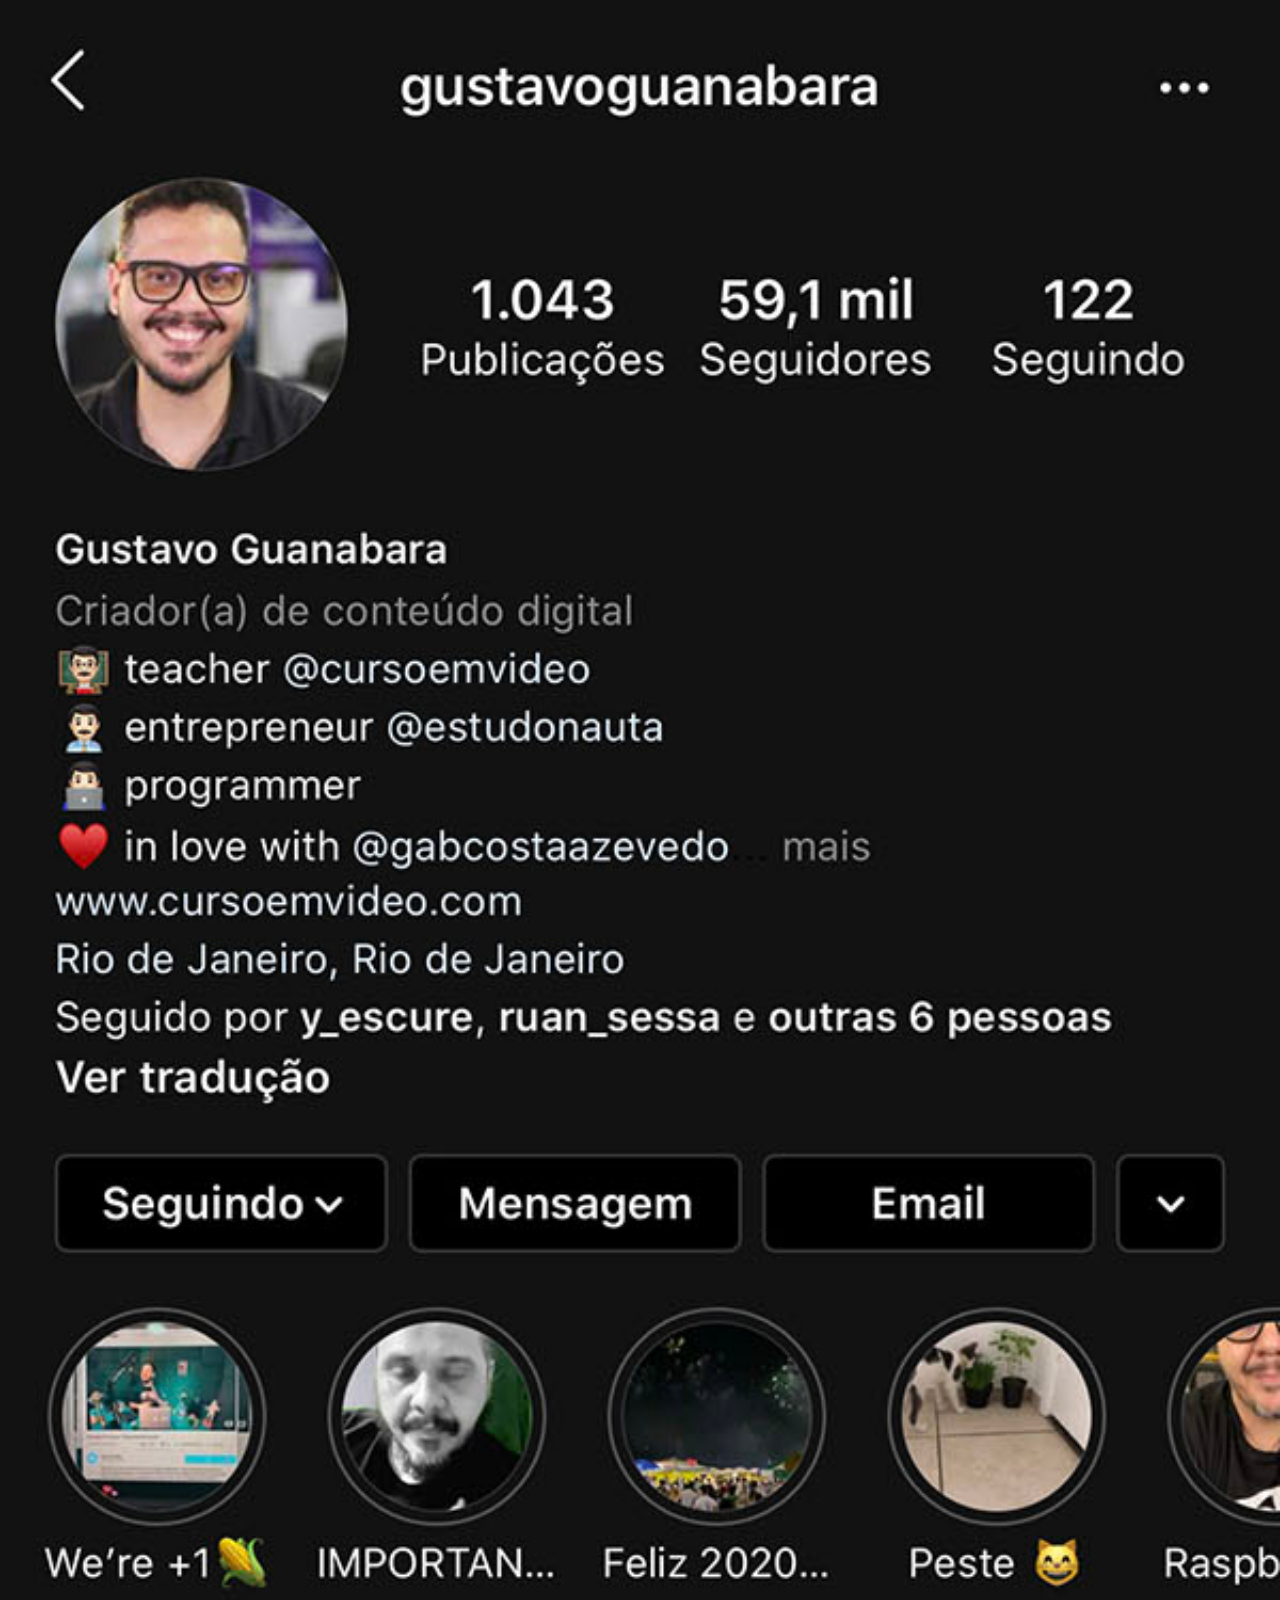
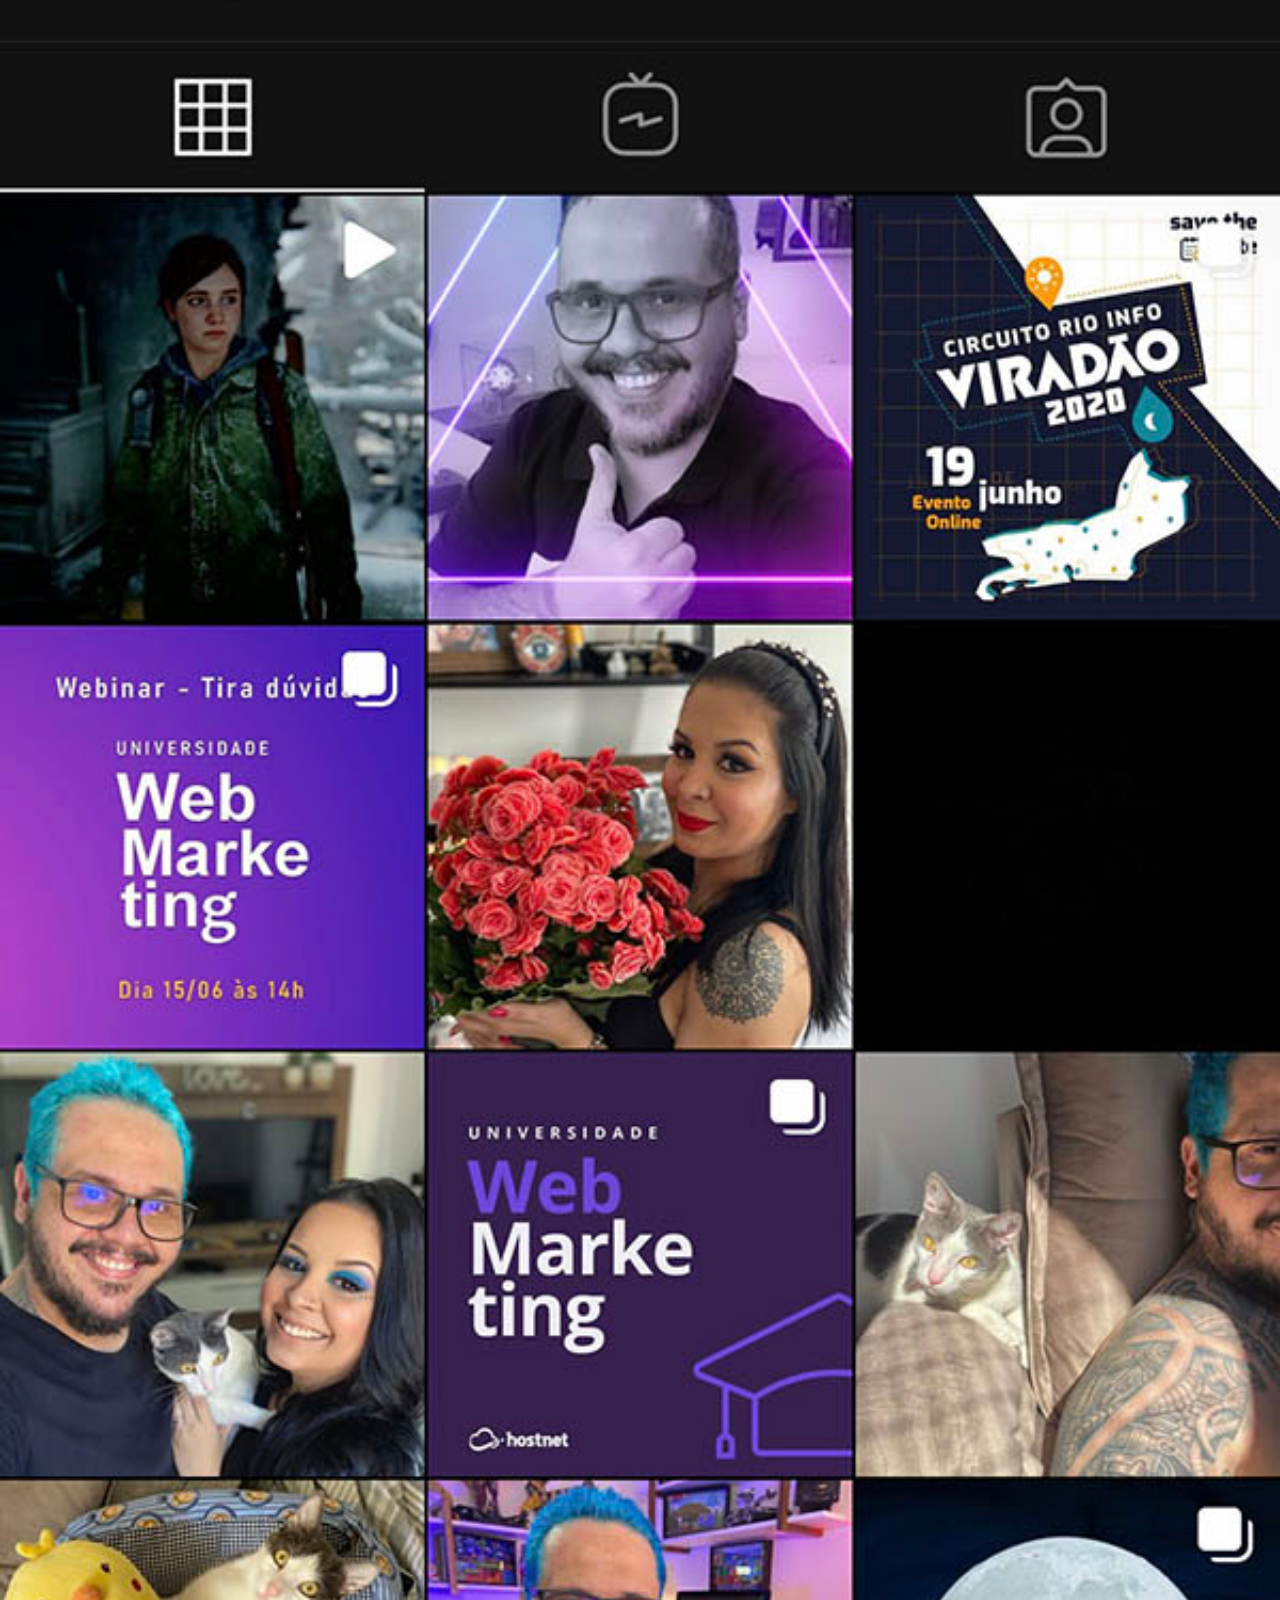
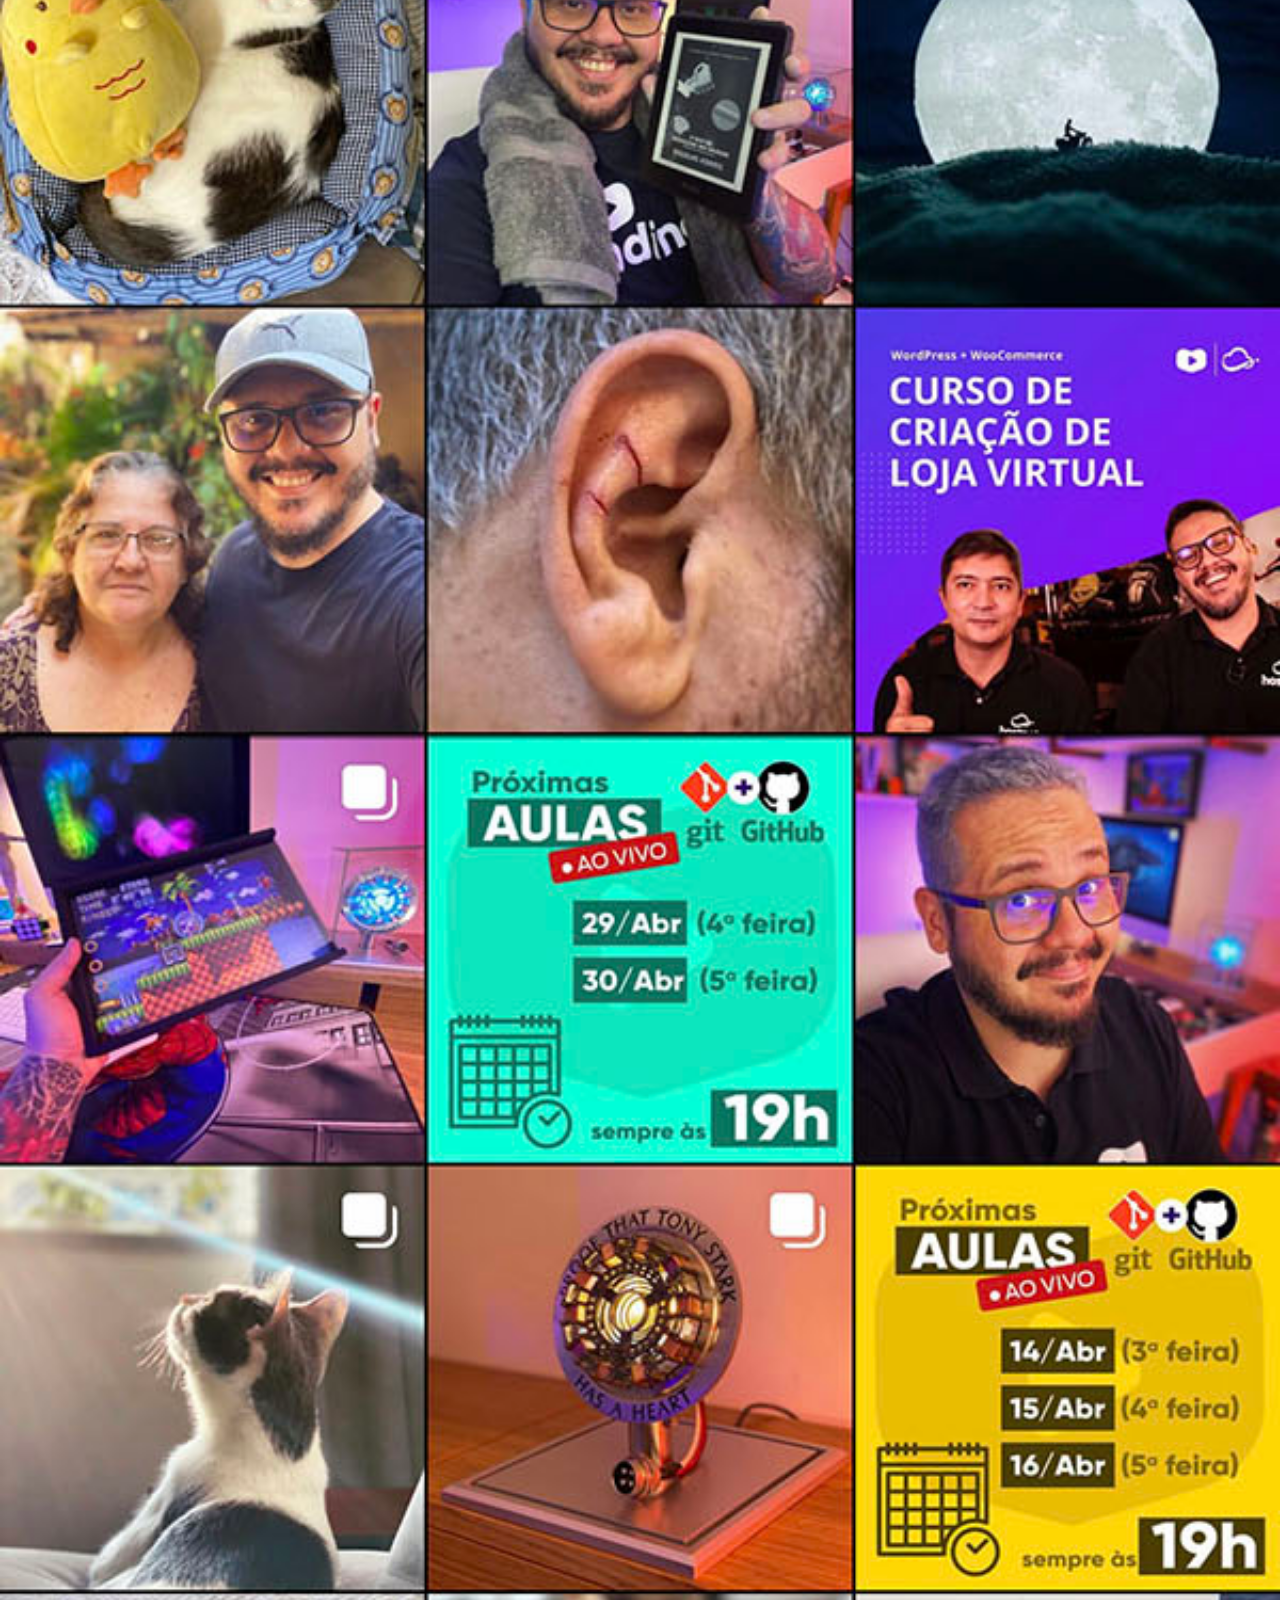
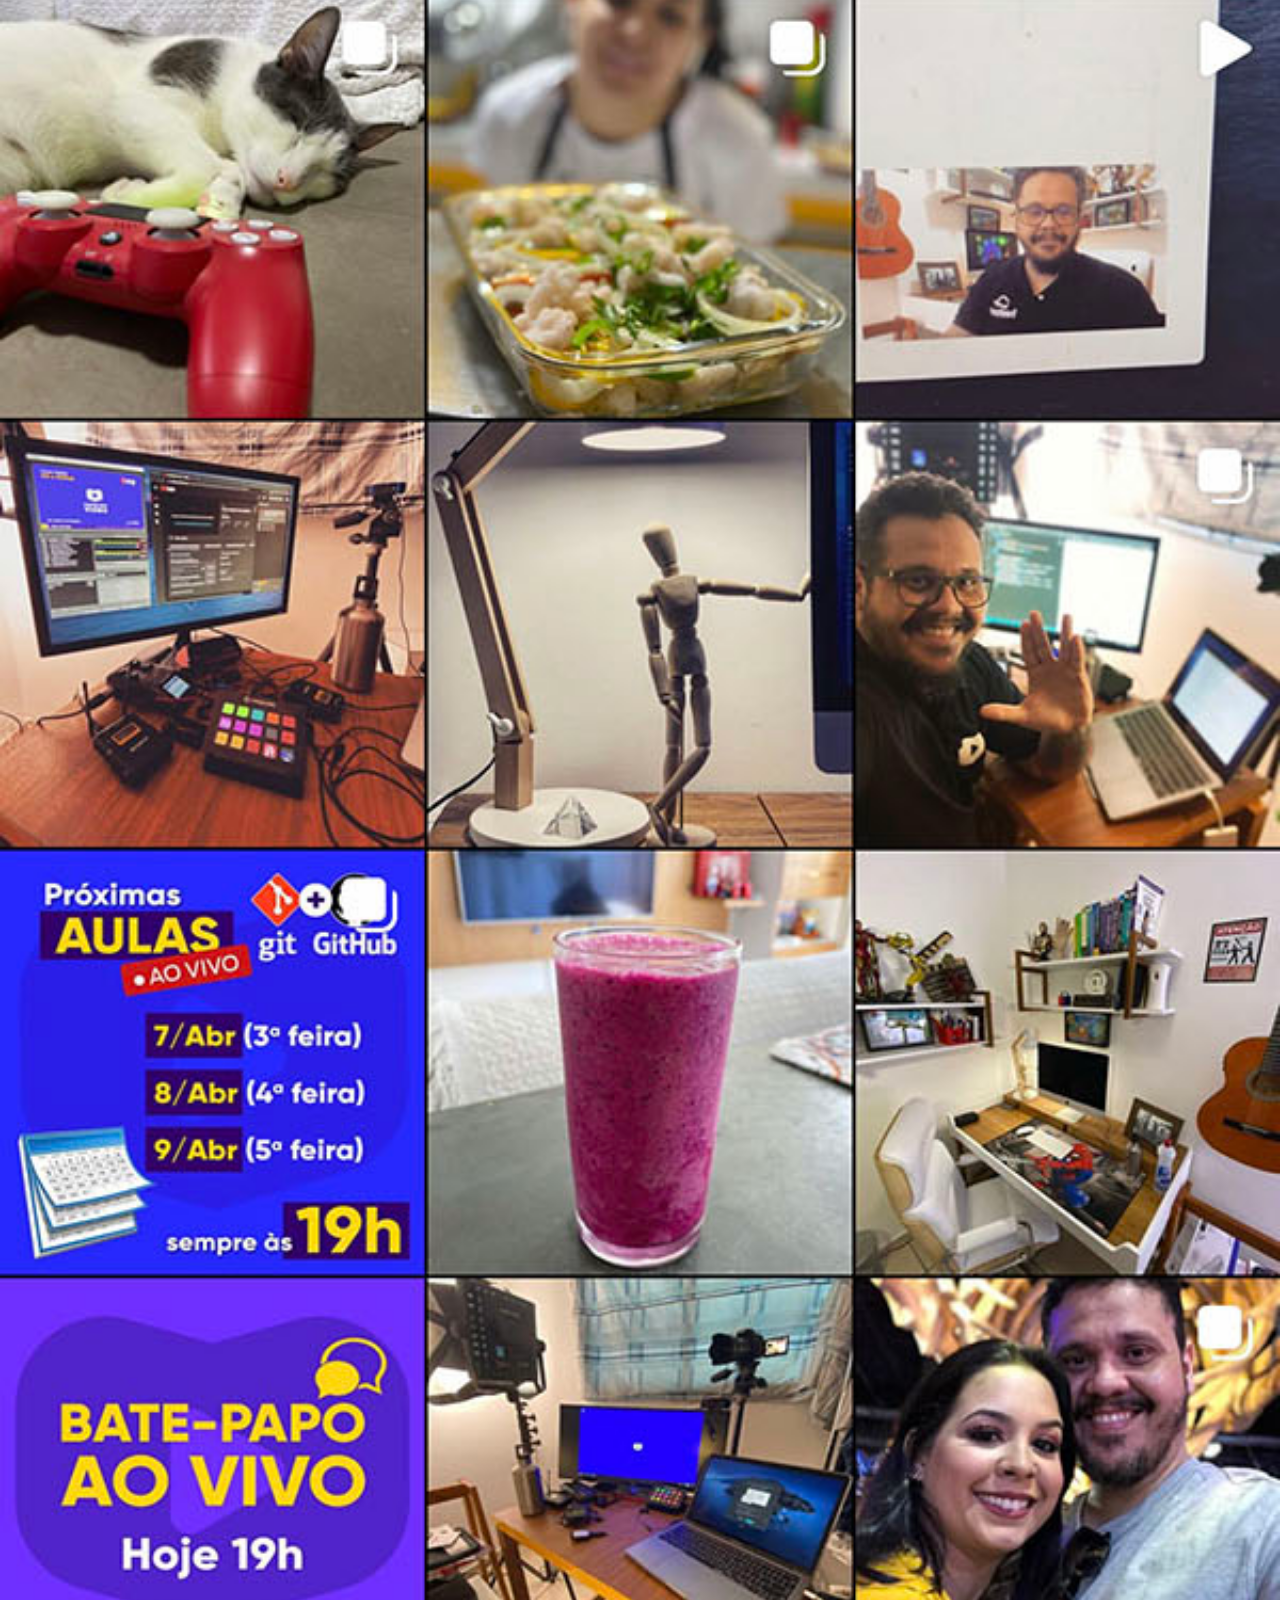
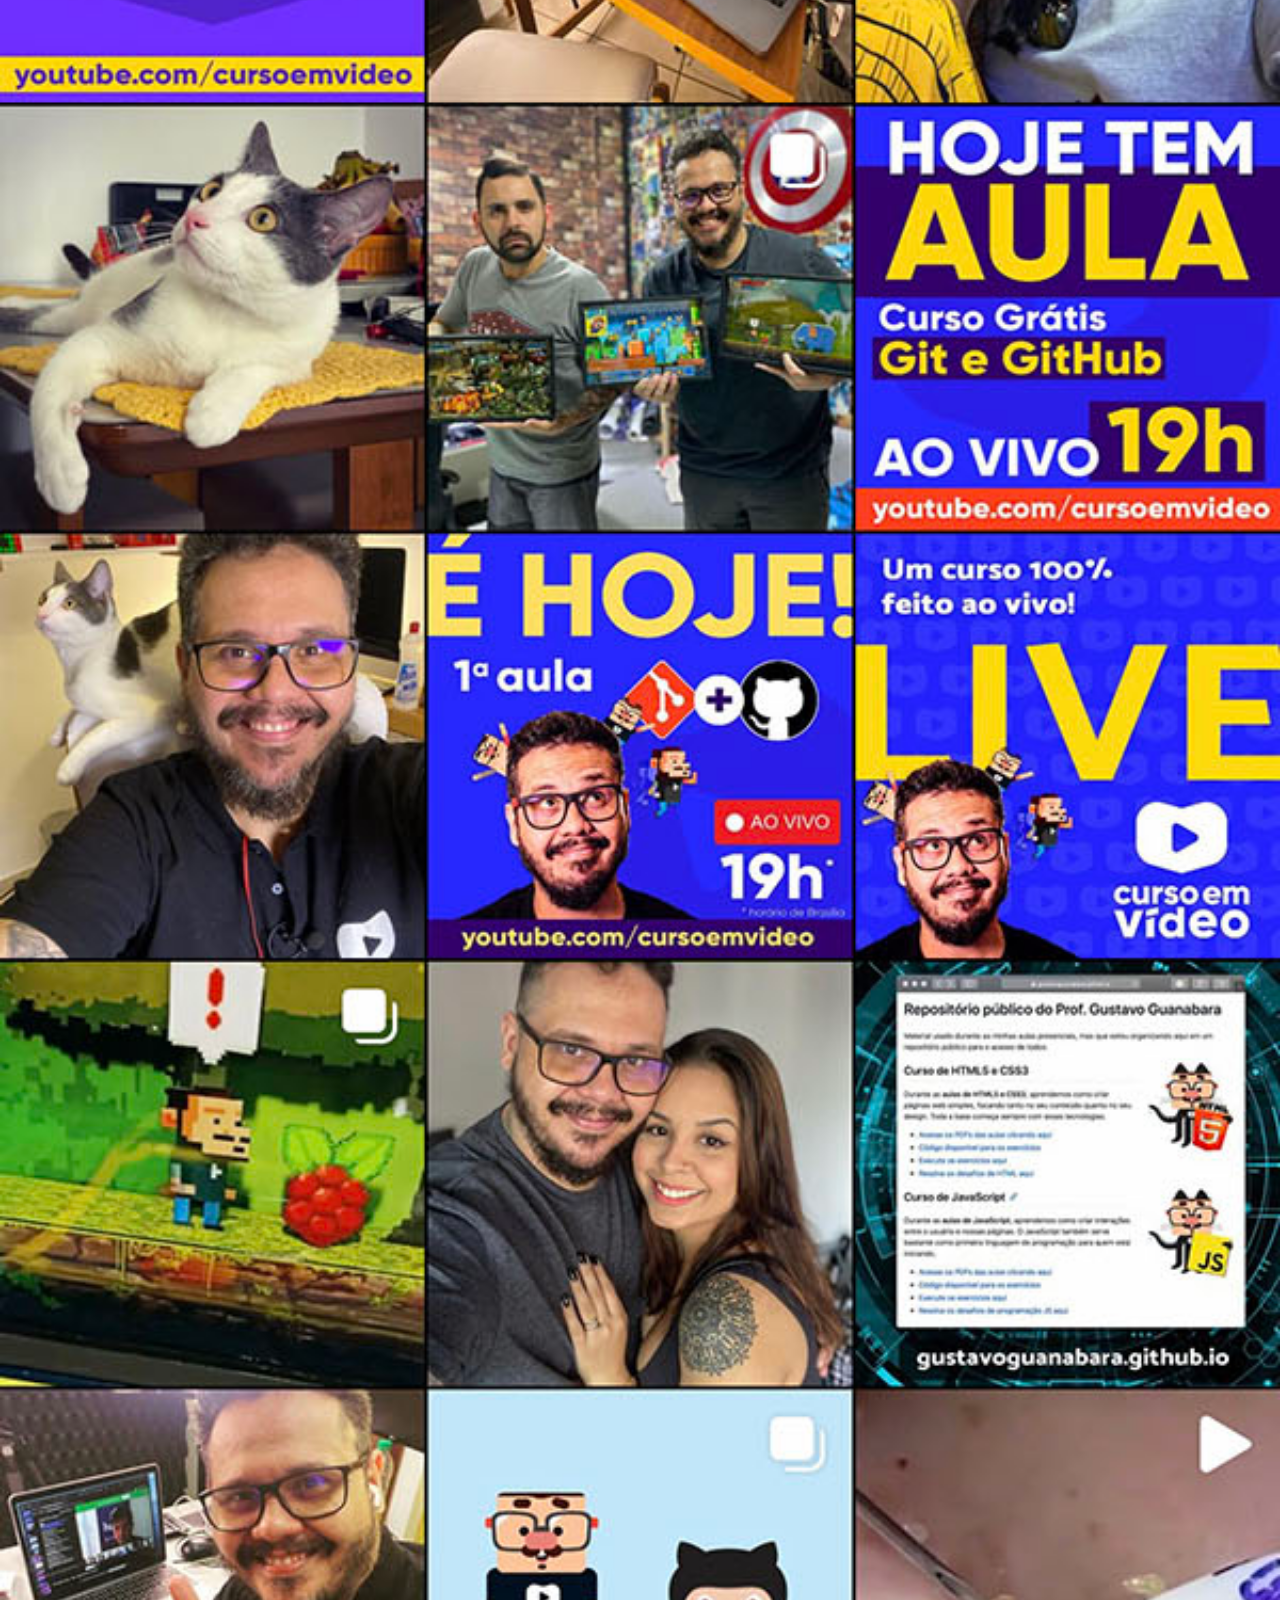
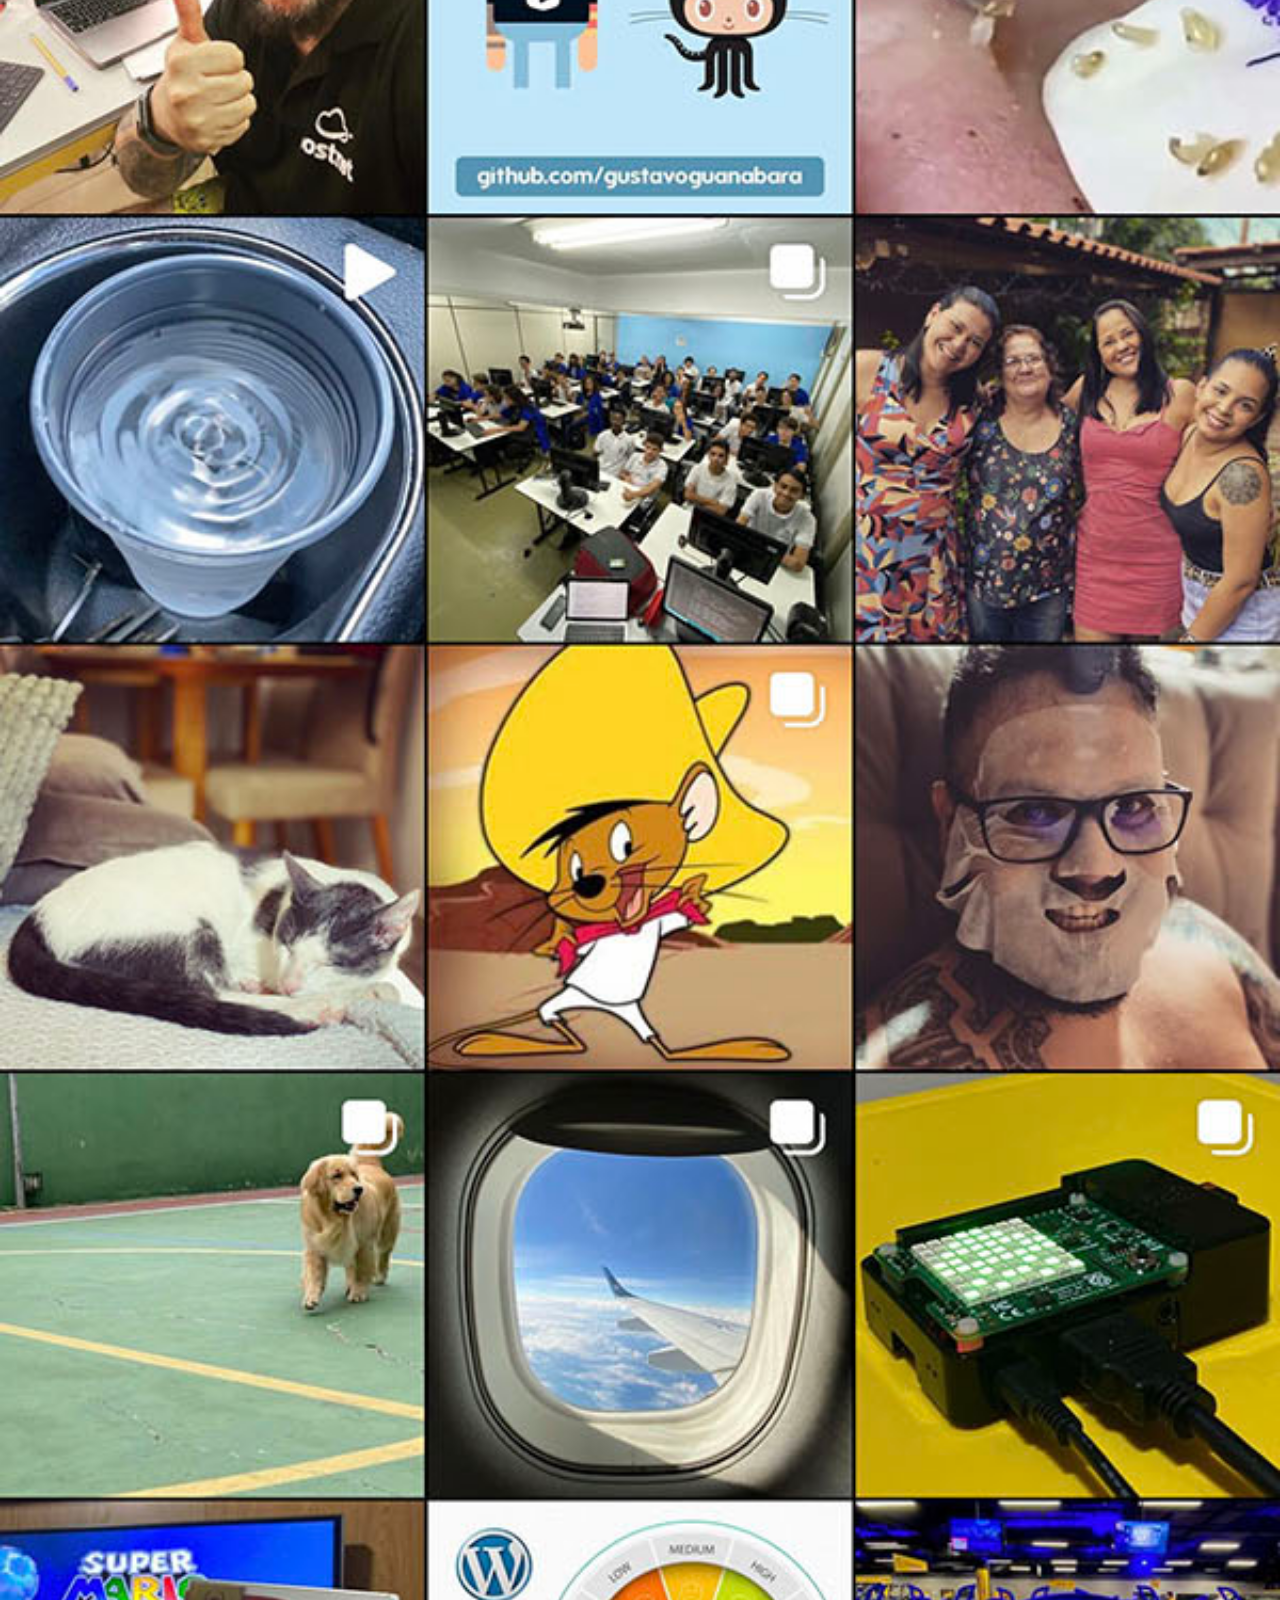
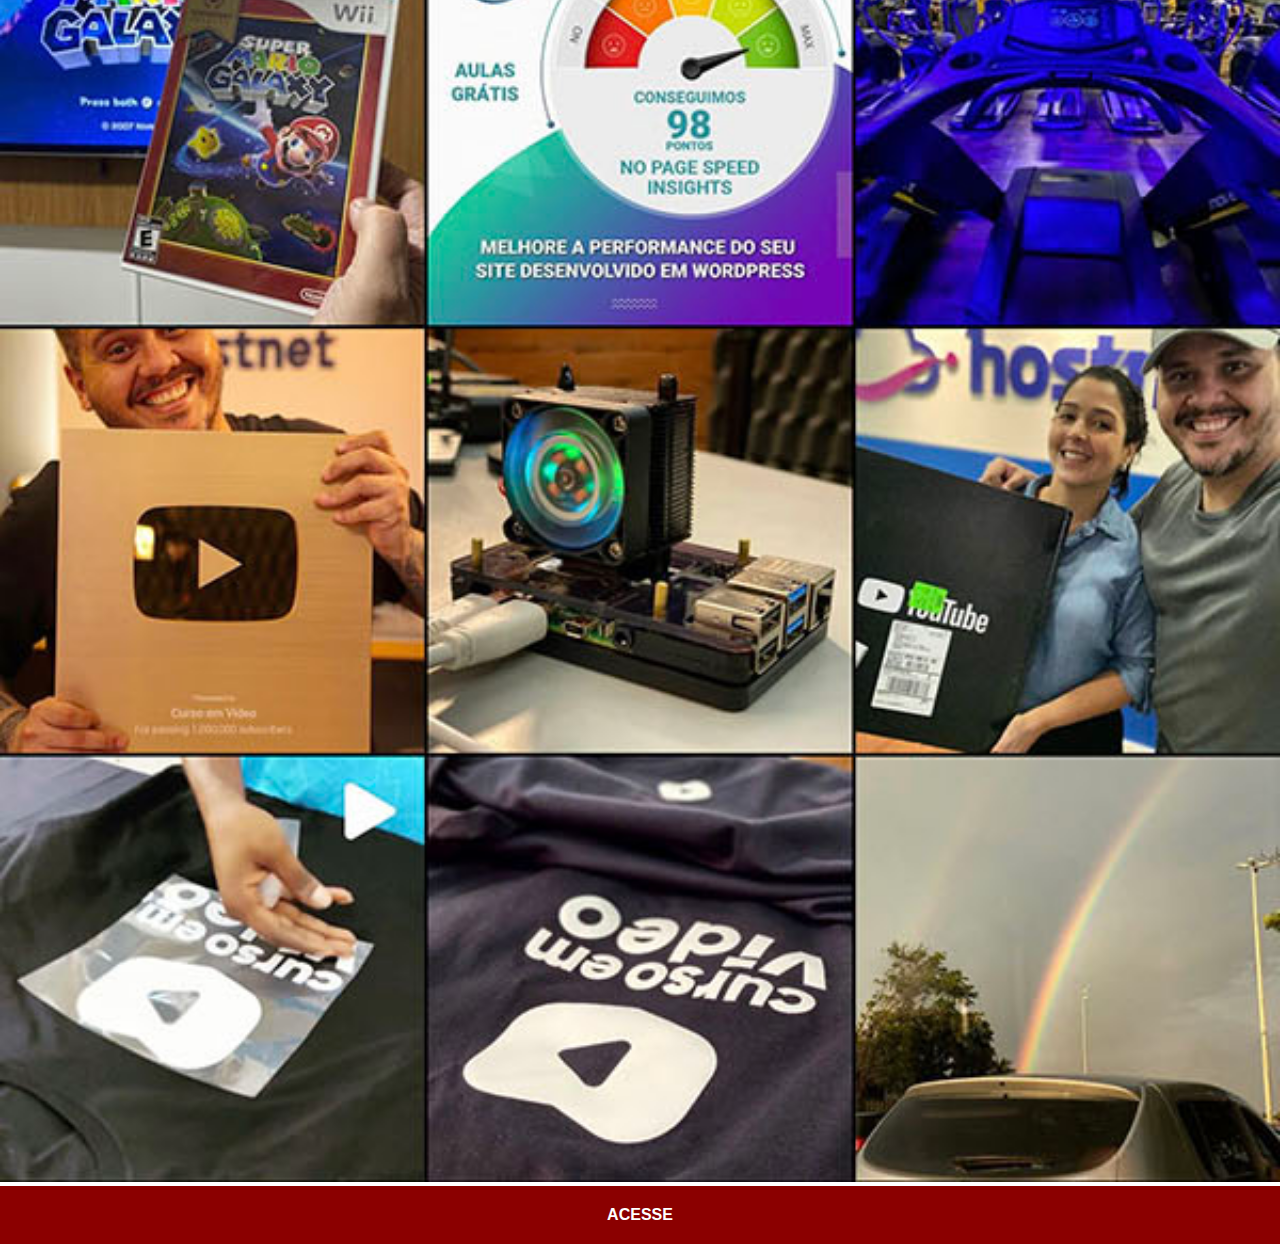
<file: instagram.html>
<!DOCTYPE html>
<html lang="pt-br">
<head>
    <meta charset="UTF-8">
    <meta name="viewport" content="width=device-width, initial-scale=1.0">
    <title>Frame Instagram</title>
    <style>
        *{
            margin: 0px;
            padding: 0px;
            font-family: Arial, Helvetica, sans-serif;
        }

        img {
            width: 100%;
        }

        a {
            display: block;
            background-color: darkred;
            color: white;
            padding: 20px;
            text-align: center;
            text-decoration: none;
            font-weight: bolder;
        }

        a:hover {
            background-color: red;
        }
    </style>
</head>
<body>
    <img src="imagens/tela-instagram.jpg" alt="Instagram">
    <a href="https://www.instagram.com/gustavoguanabara/#" target="_blank">ACESSE</a>
</body>
</html>
</file>
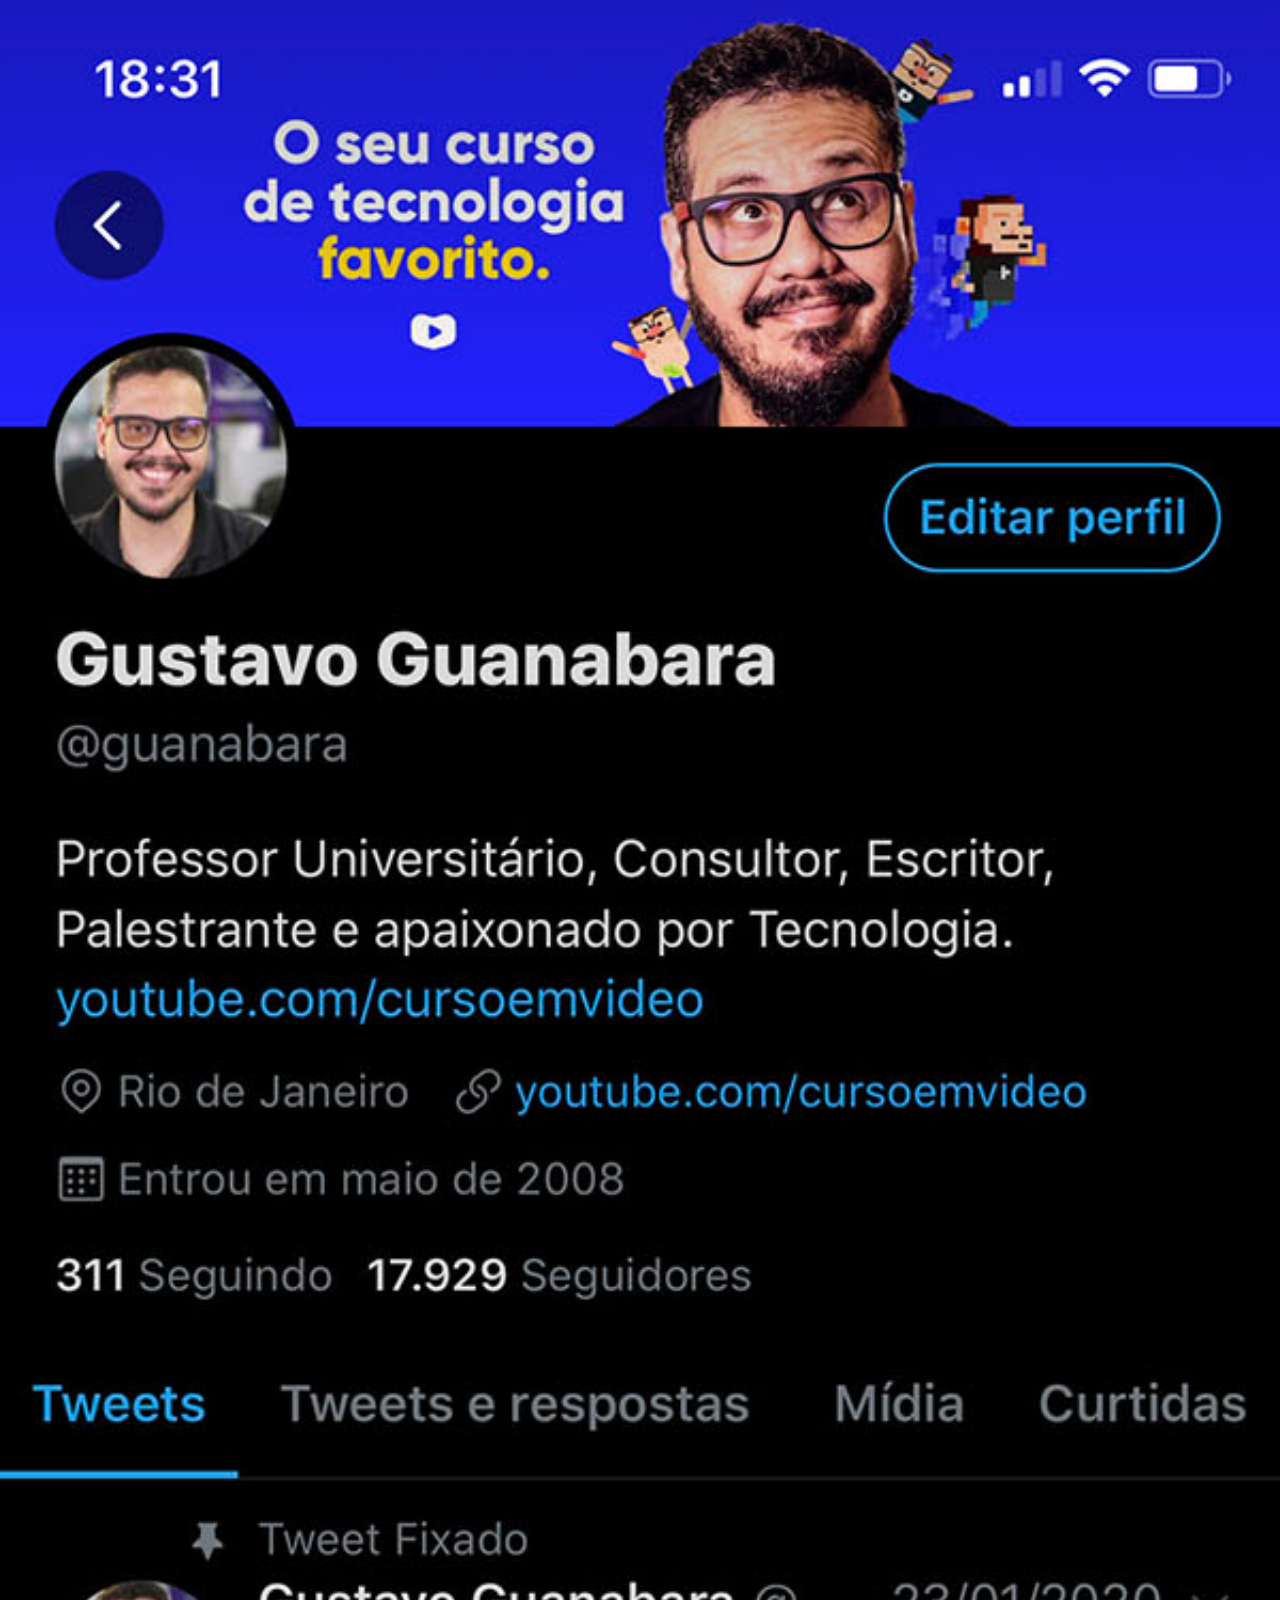
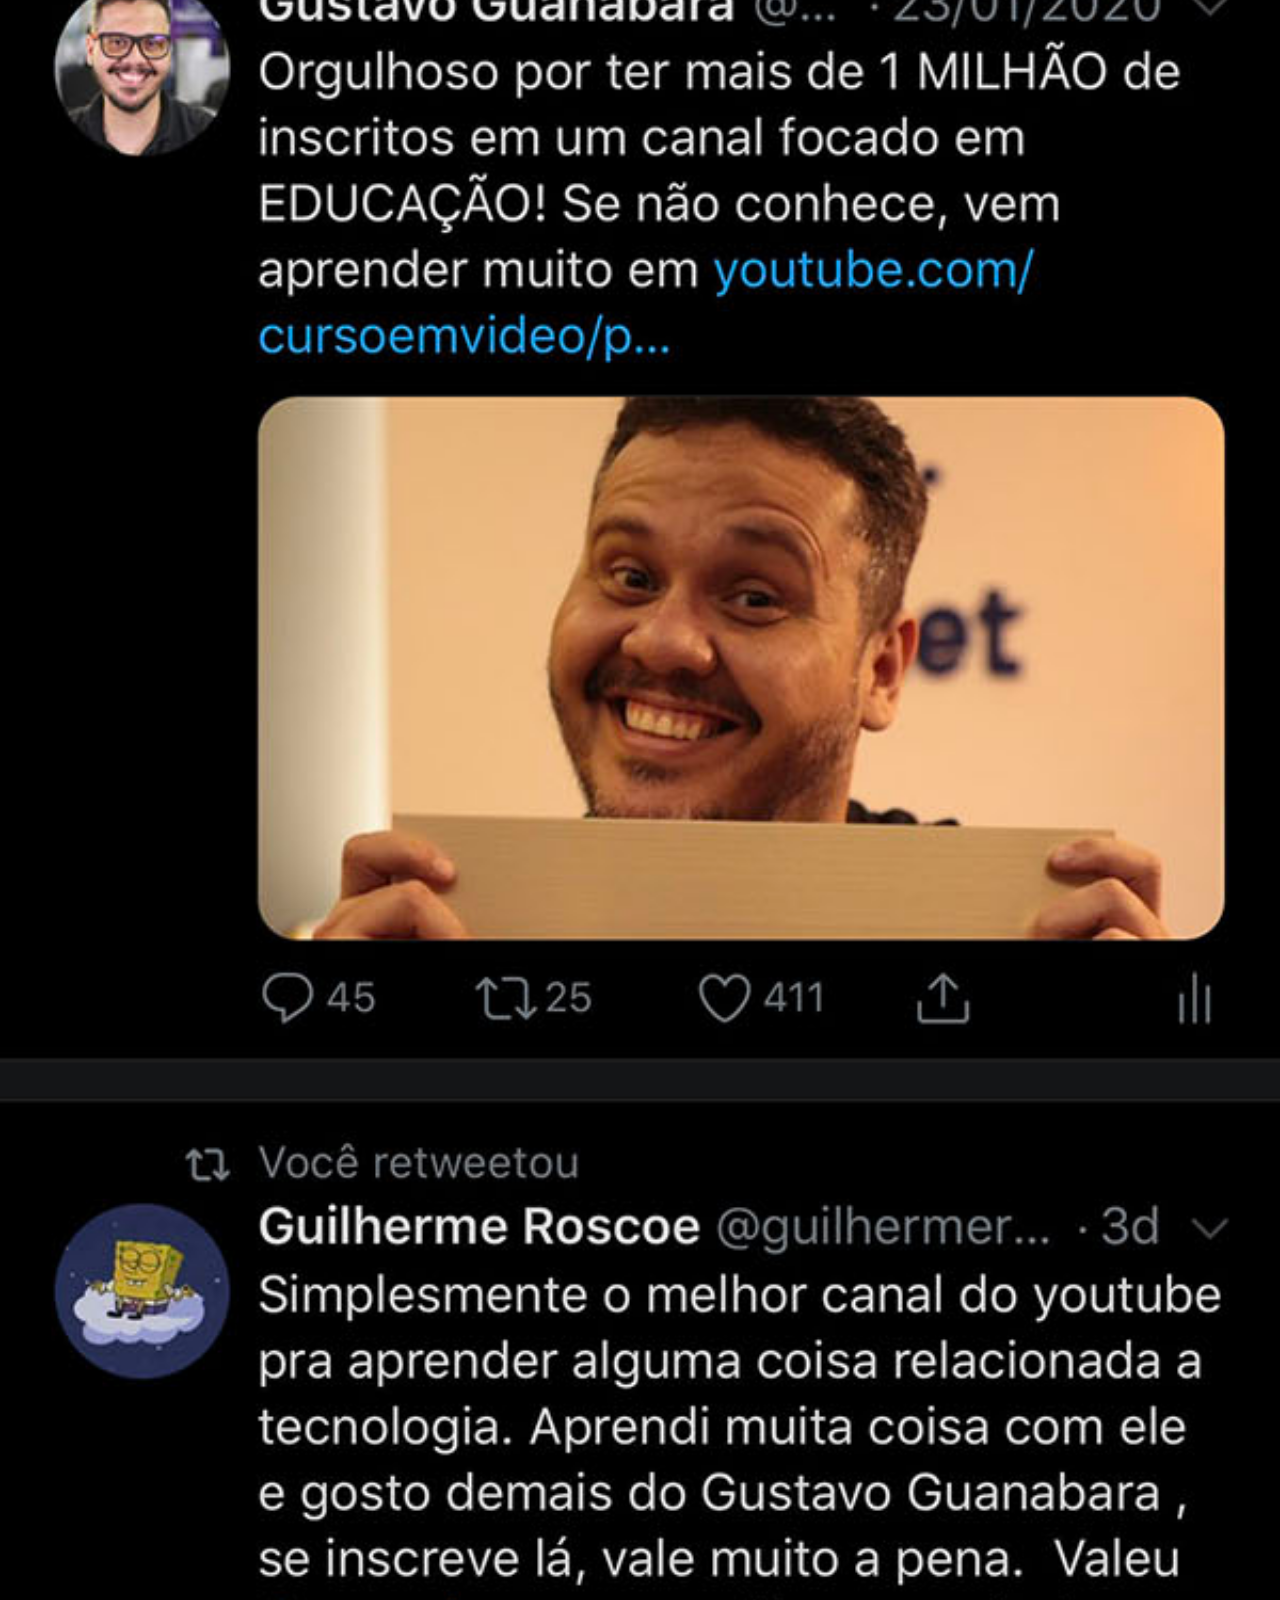
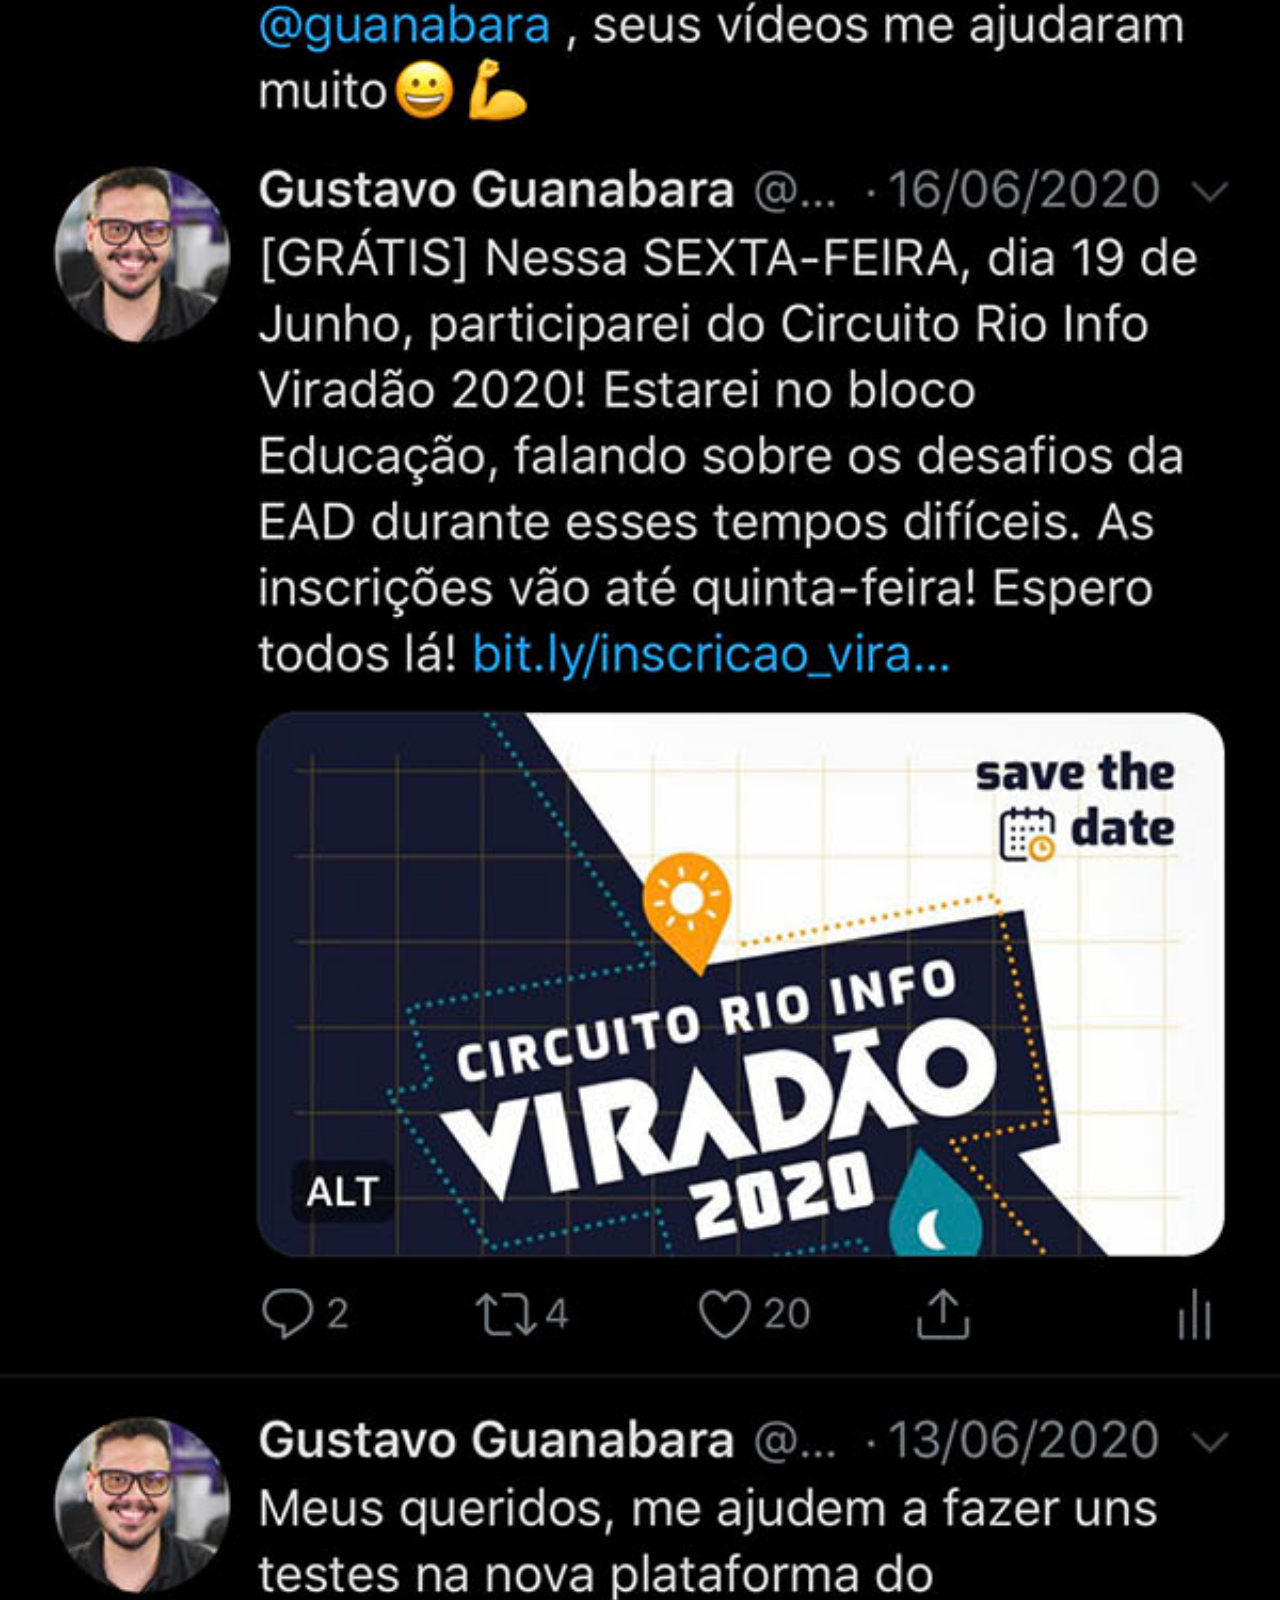
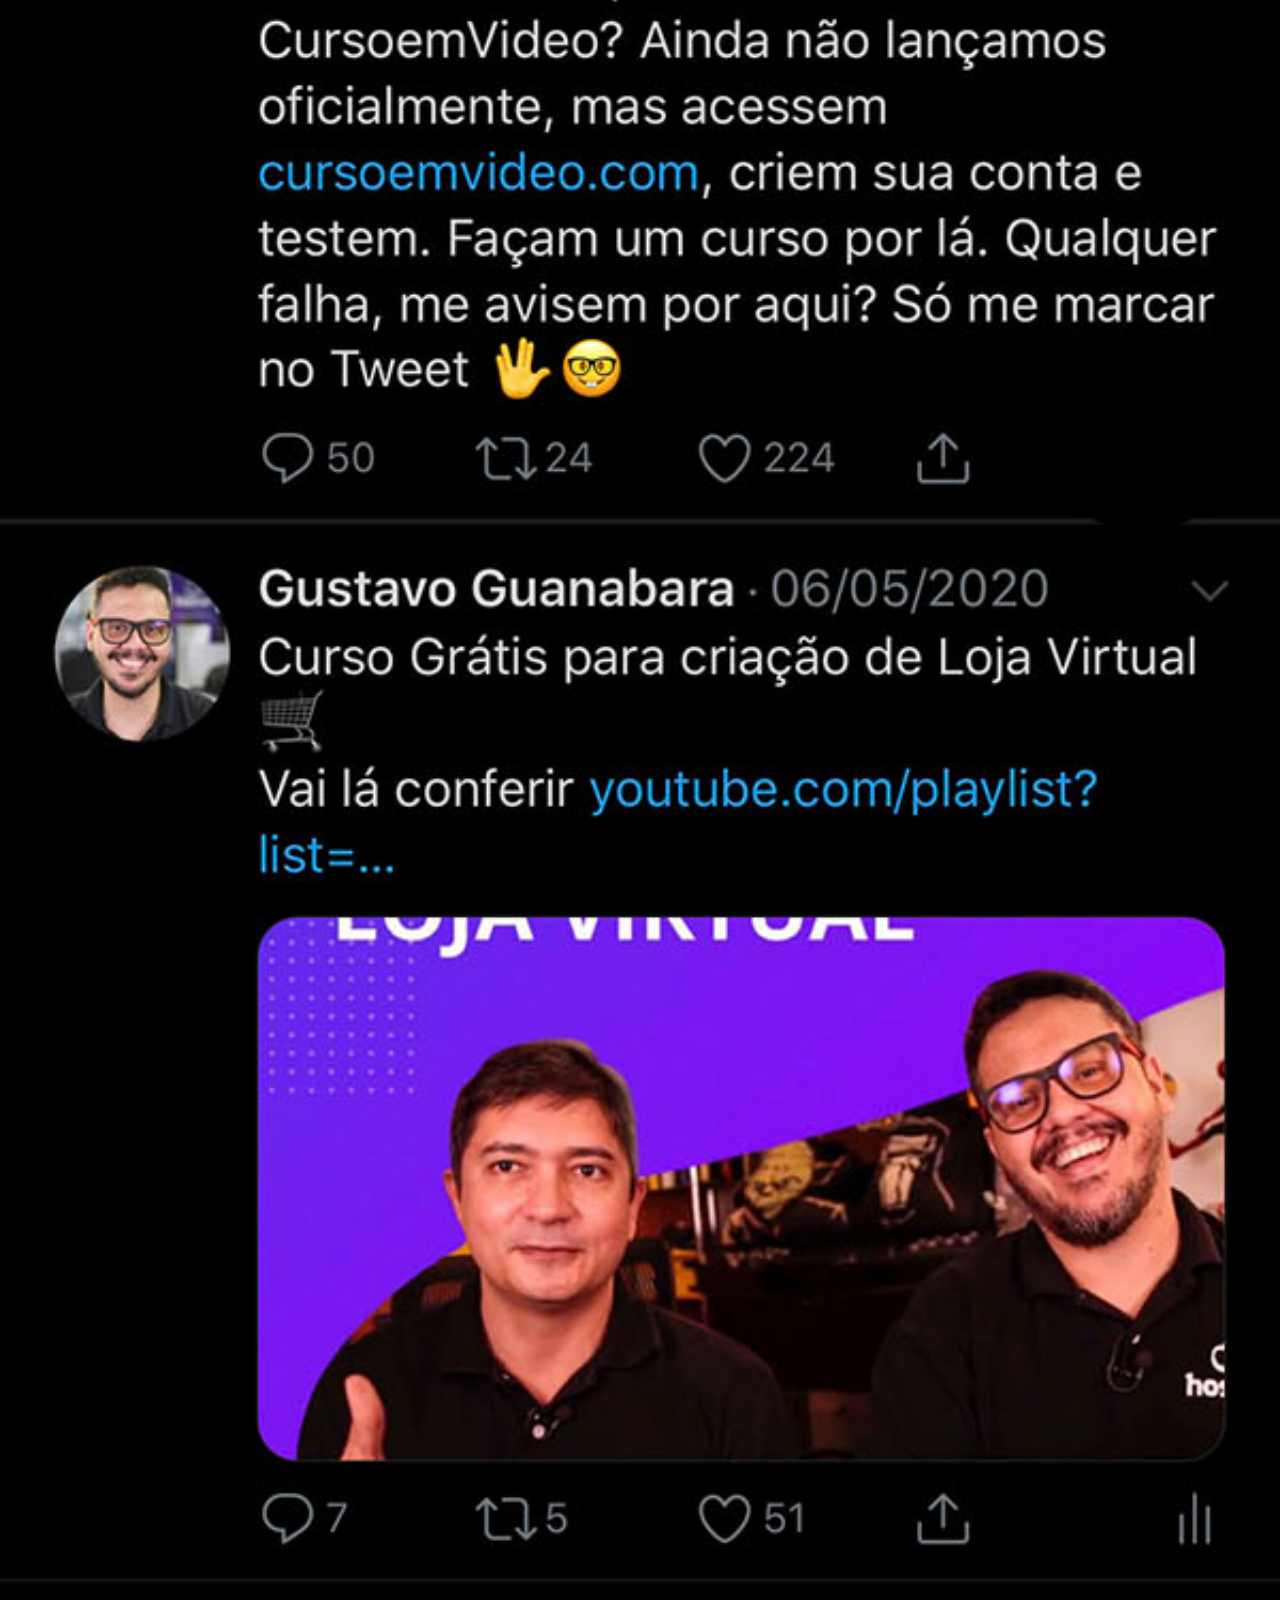
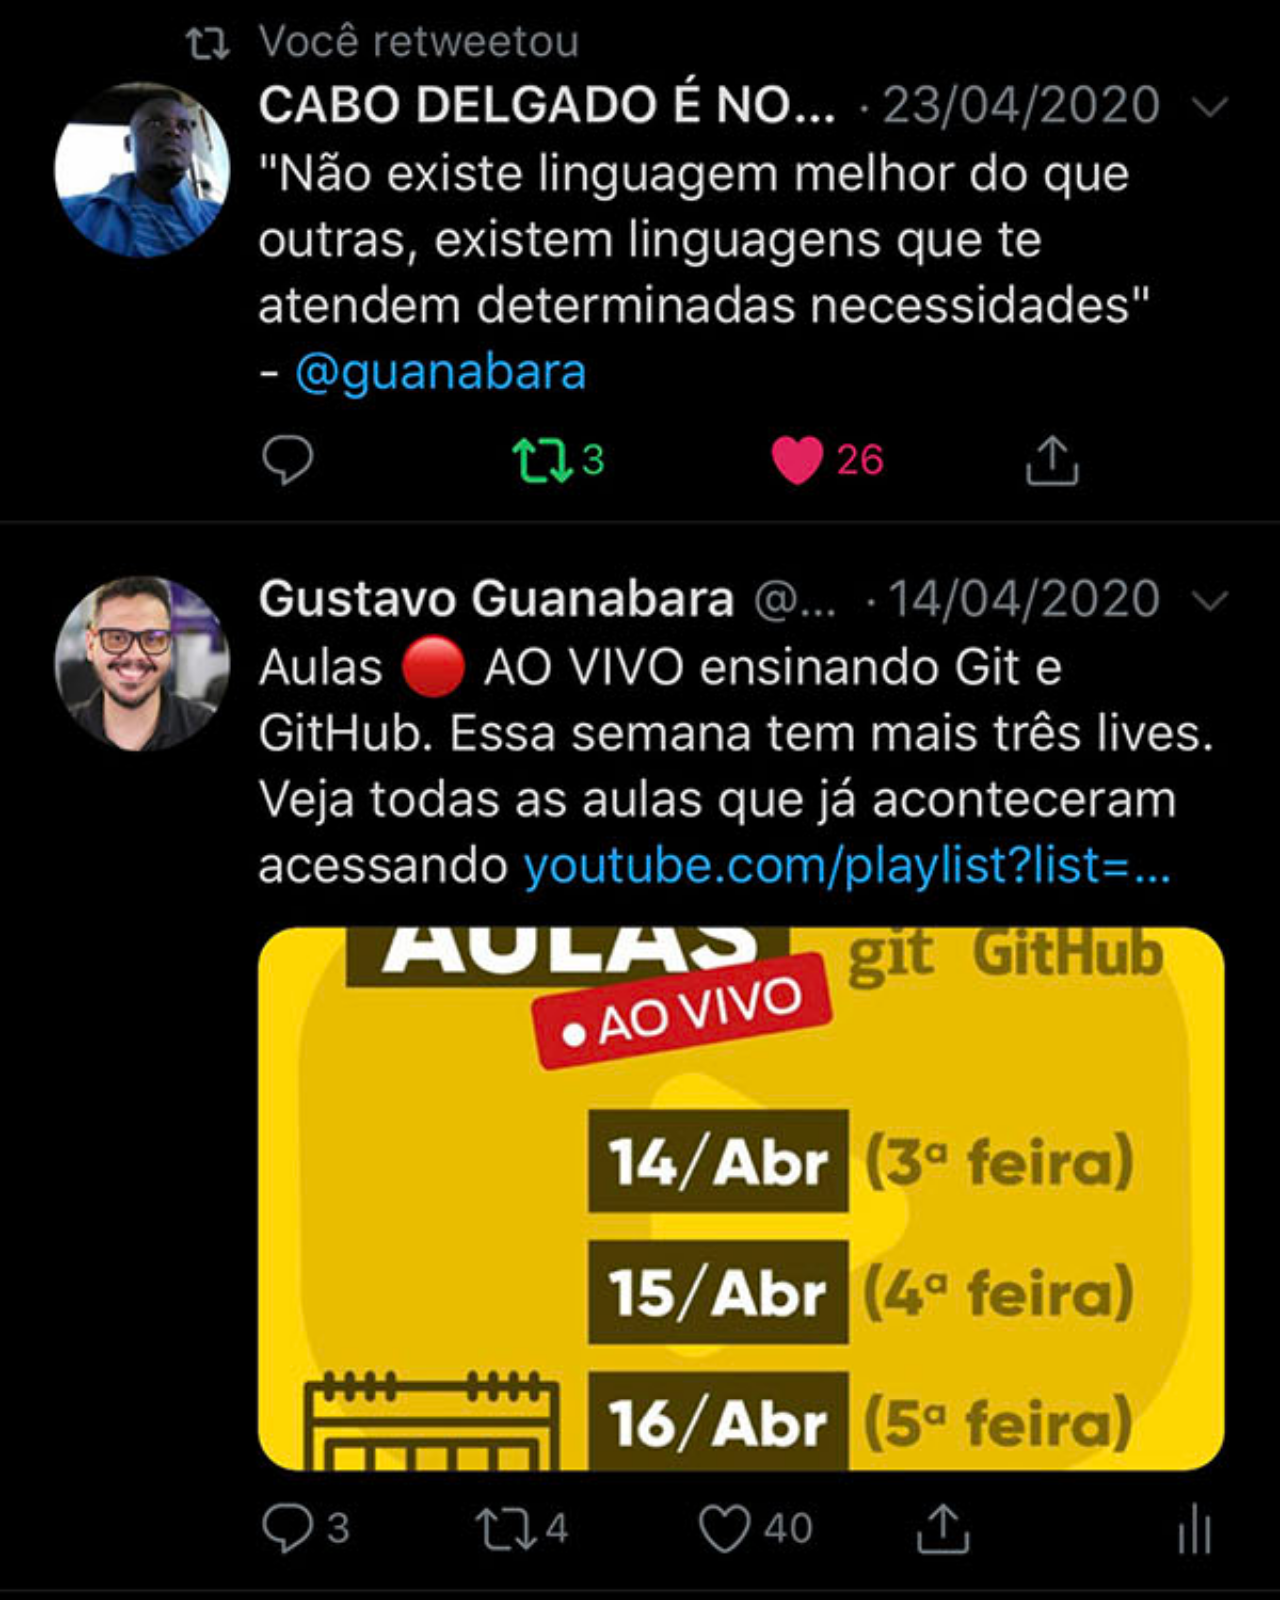
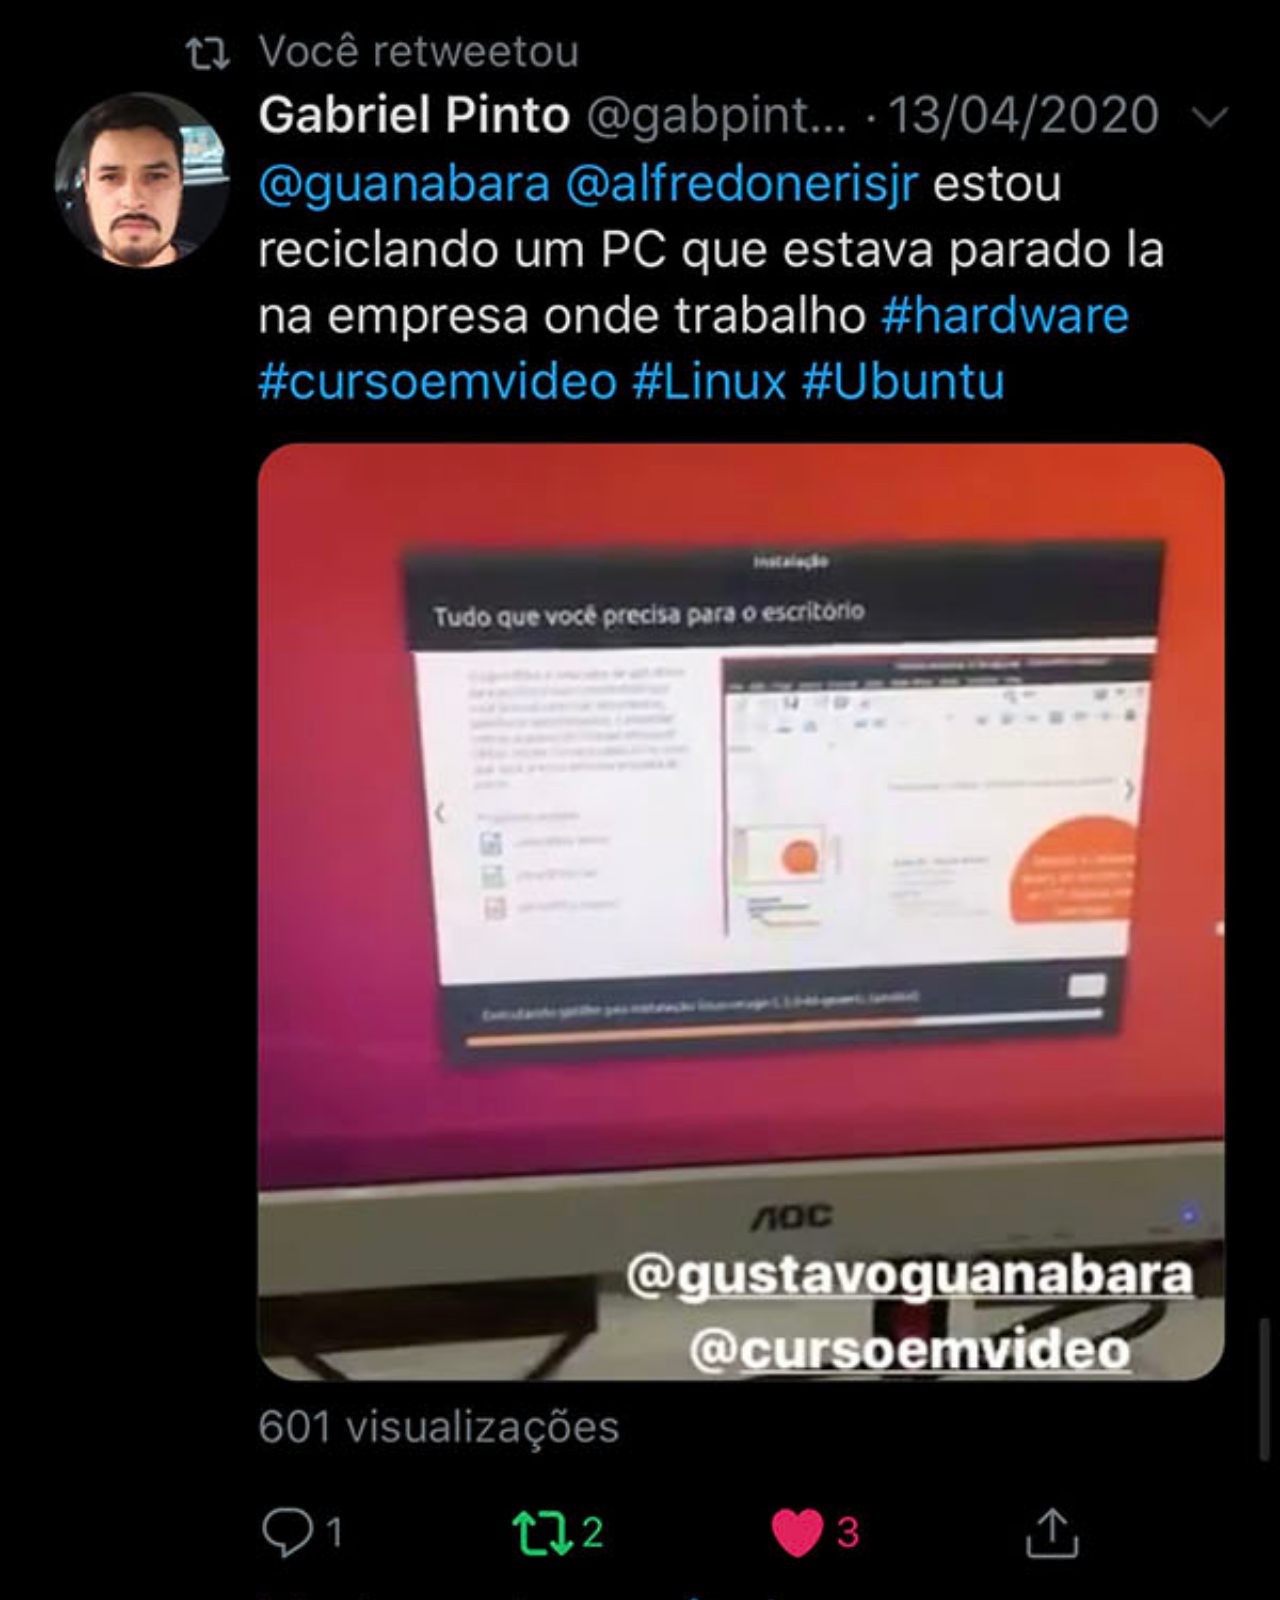
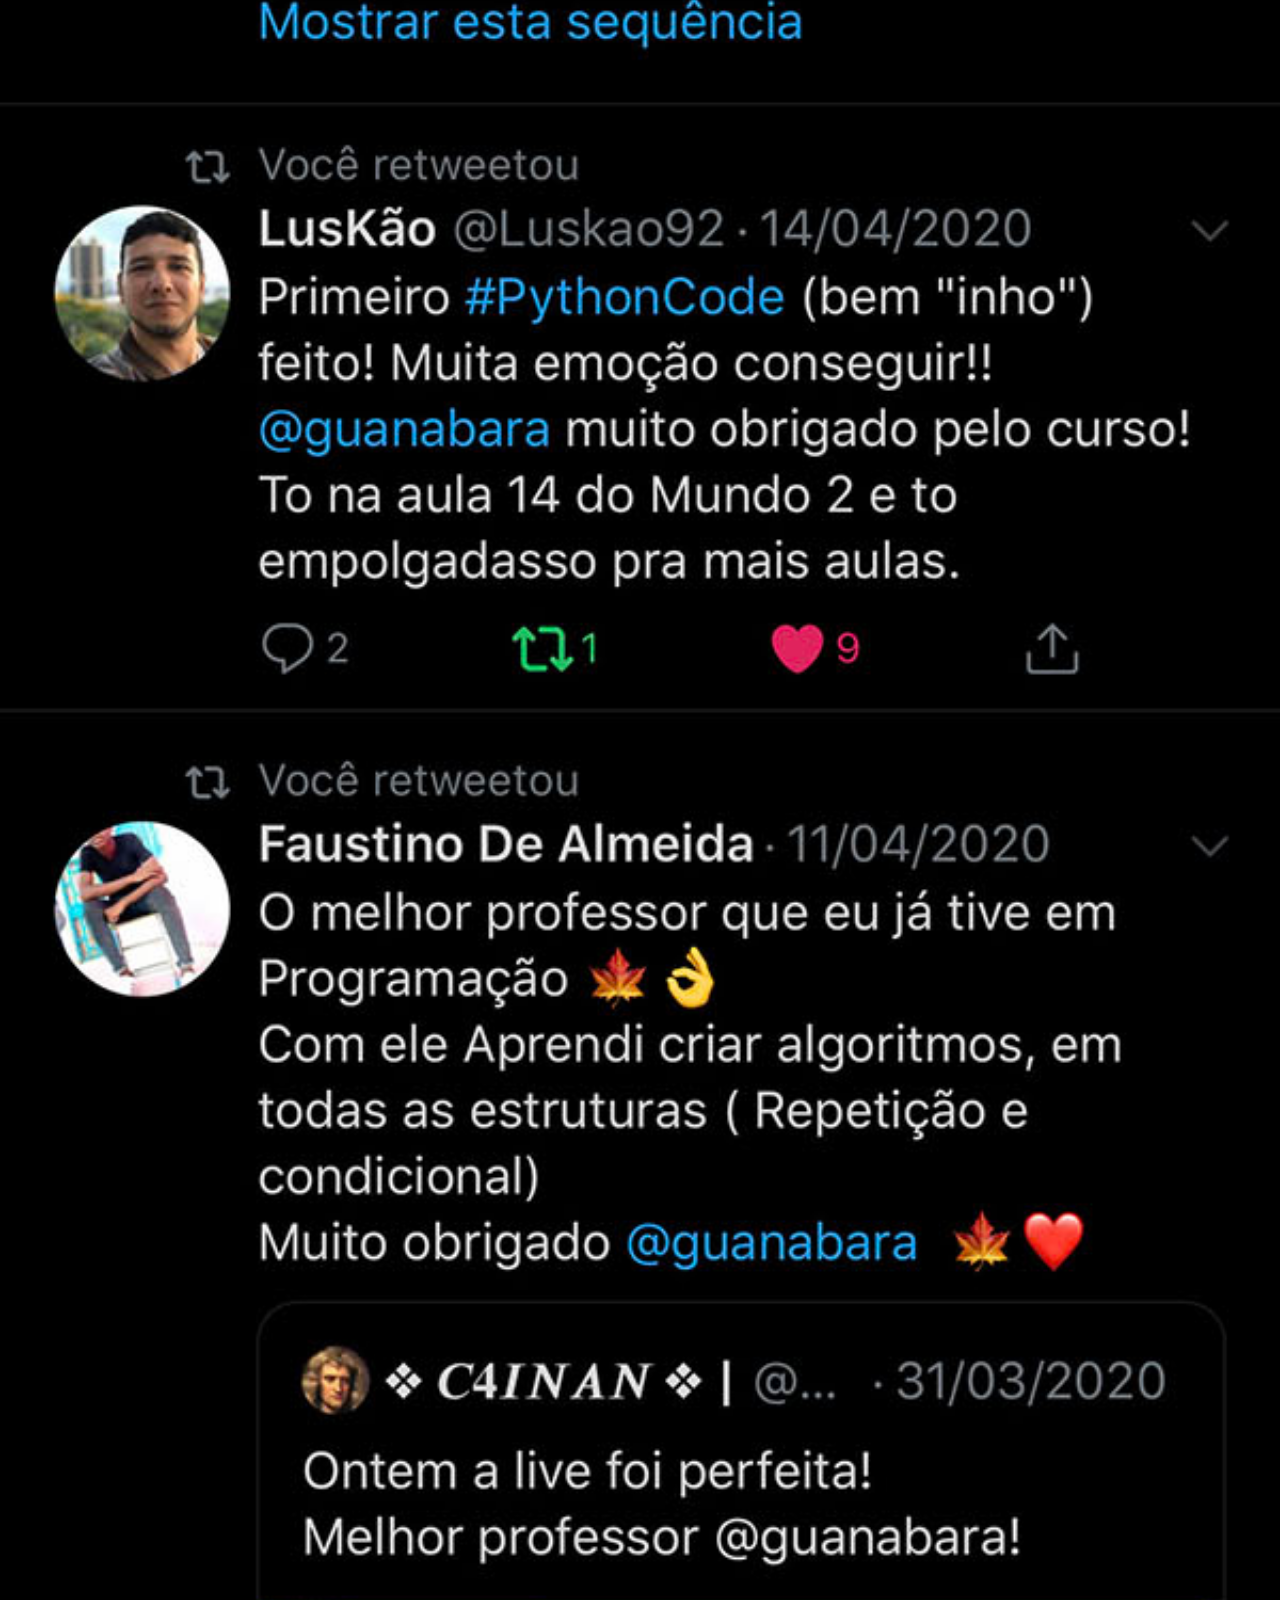
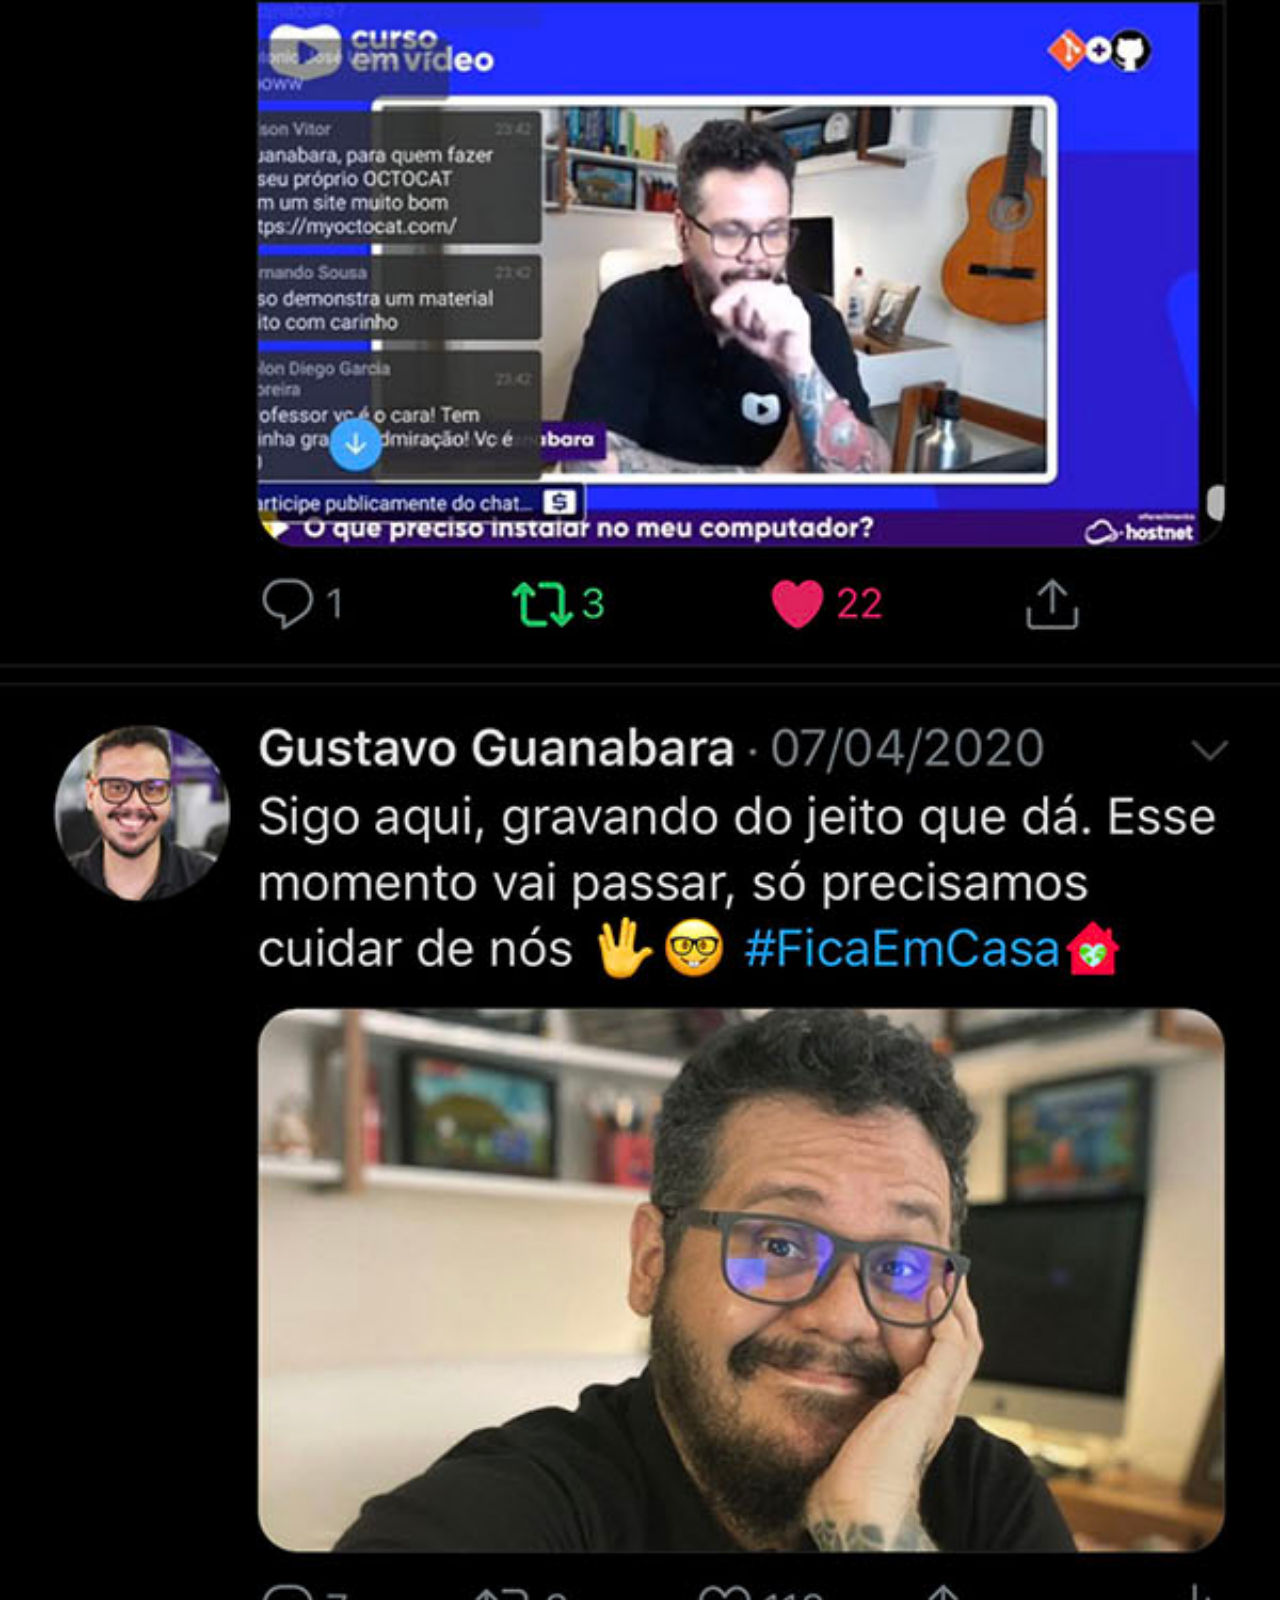
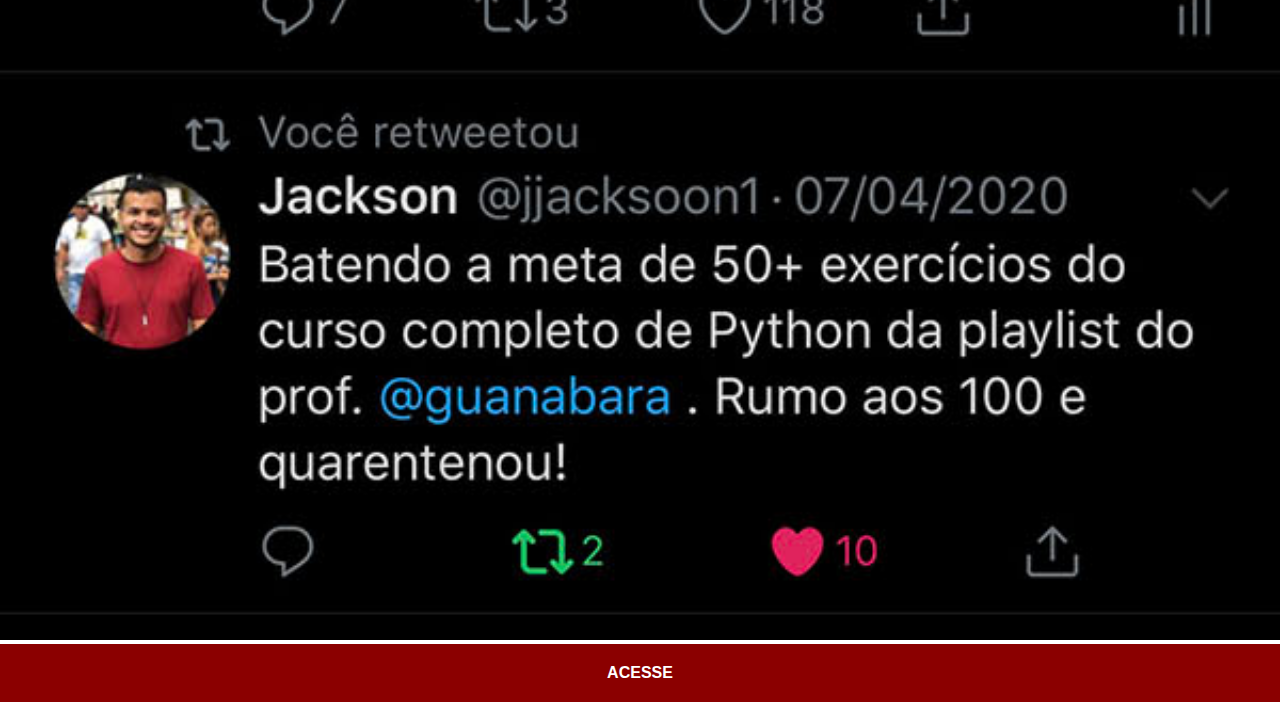
<file: x.html>
<!DOCTYPE html>
<html lang="pt-br">
<head>
    <meta charset="UTF-8">
    <meta name="viewport" content="width=device-width, initial-scale=1.0">
    <title>Frame Twitter</title>
    <style>
        * {
            margin: 0px;
            padding: 0px;
            font-family: Arial, Helvetica, sans-serif;
        }

        img {
            width: 100%;
        }

        a {
            display: block;
            background-color: darkred;
            color: white;
            padding: 20px;
            text-align: center;
            text-decoration: none;
            font-weight: bolder;
        }

        a:hover {
            background-color: red;
        }
    </style>
</head>
<body>
    <img src="imagens/tela-twitter.jpg" alt="Twitter (X)">
    <a href="https://x.com/guanabara" target="_blank">ACESSE</a>
</body>
</html>
</file>
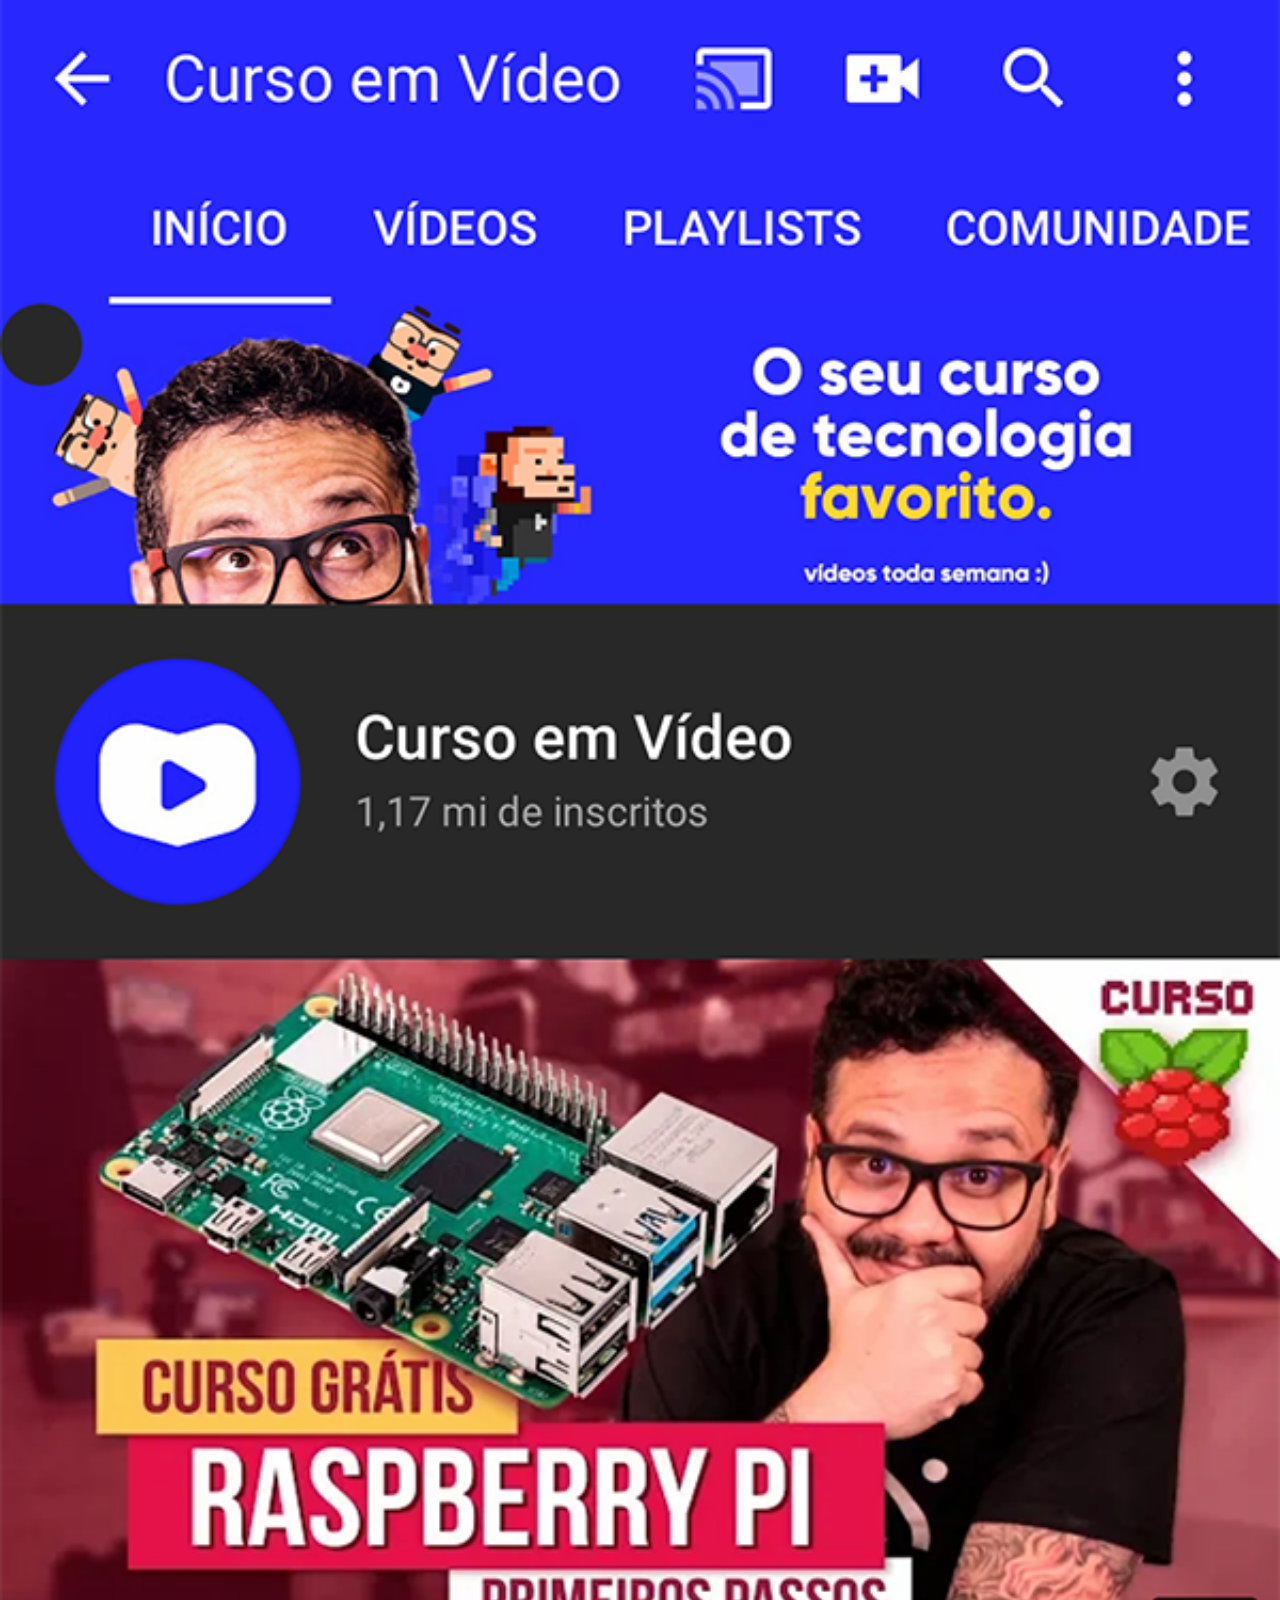
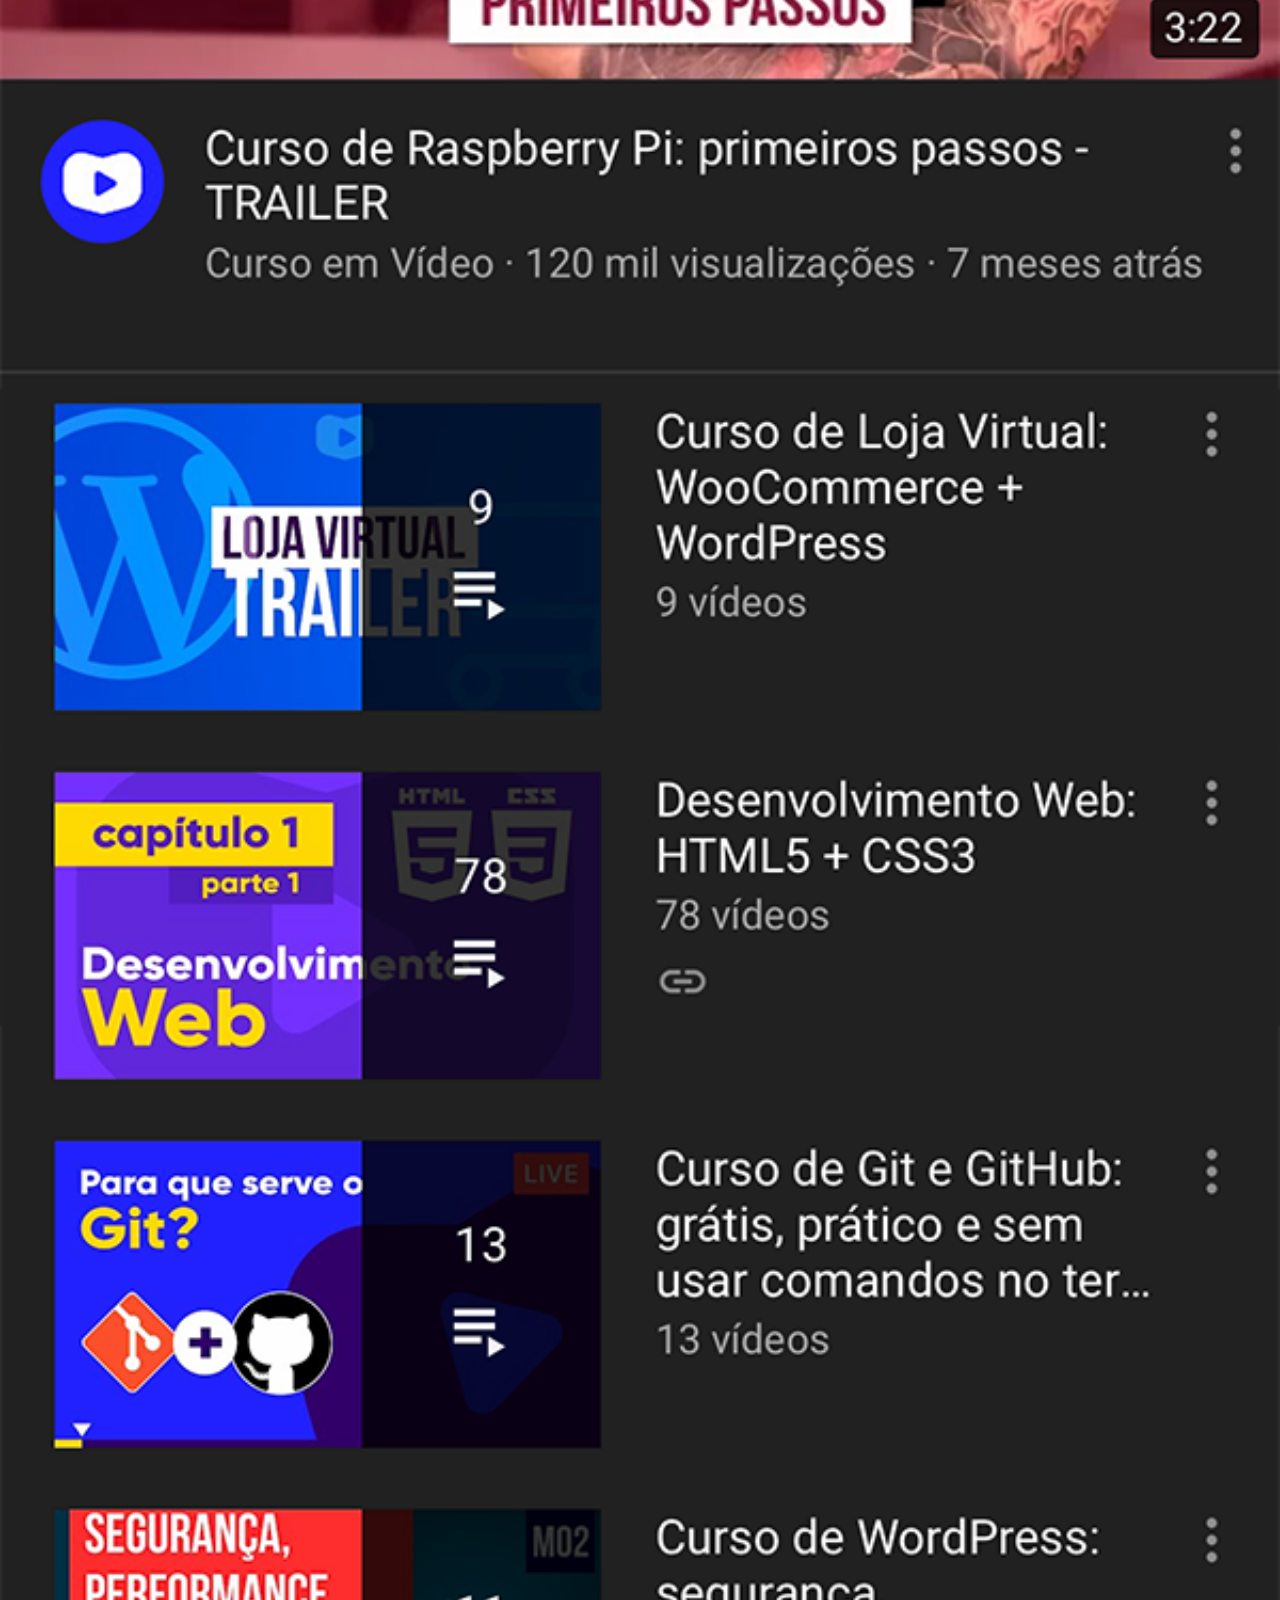
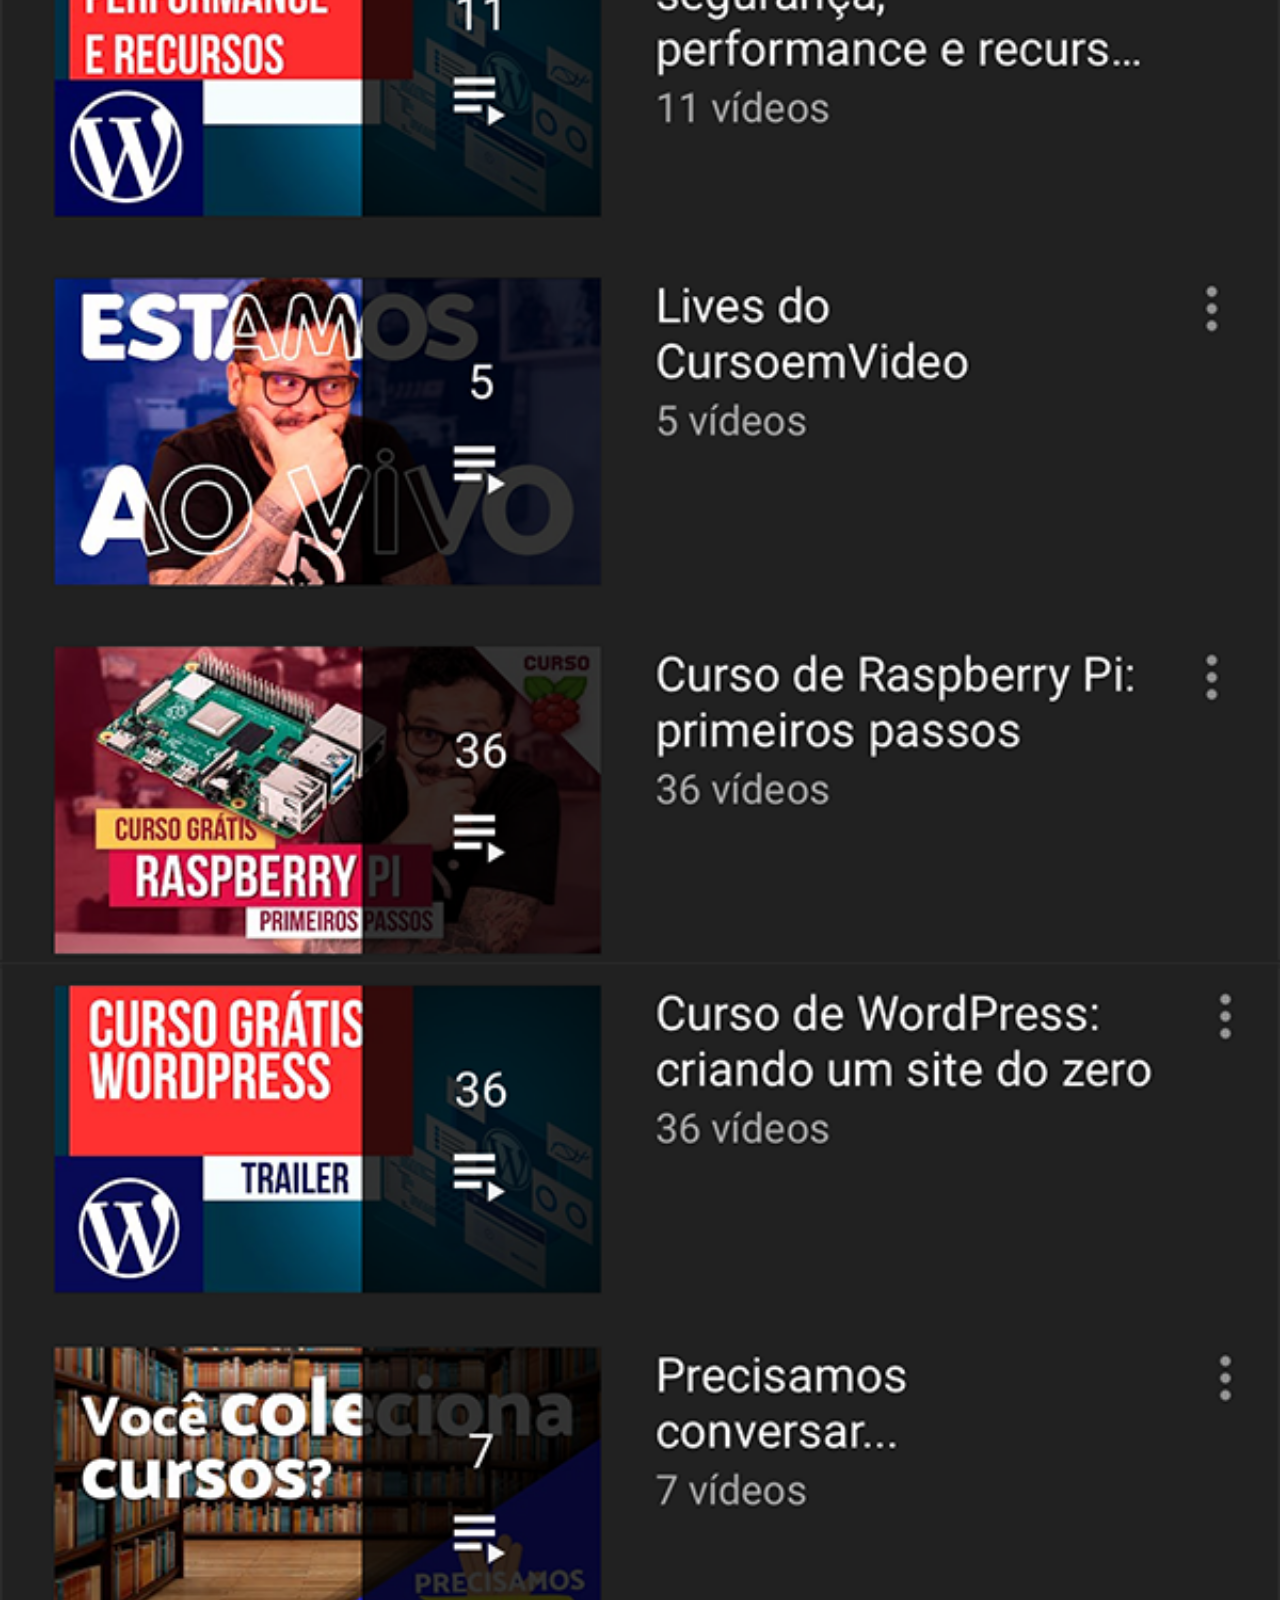
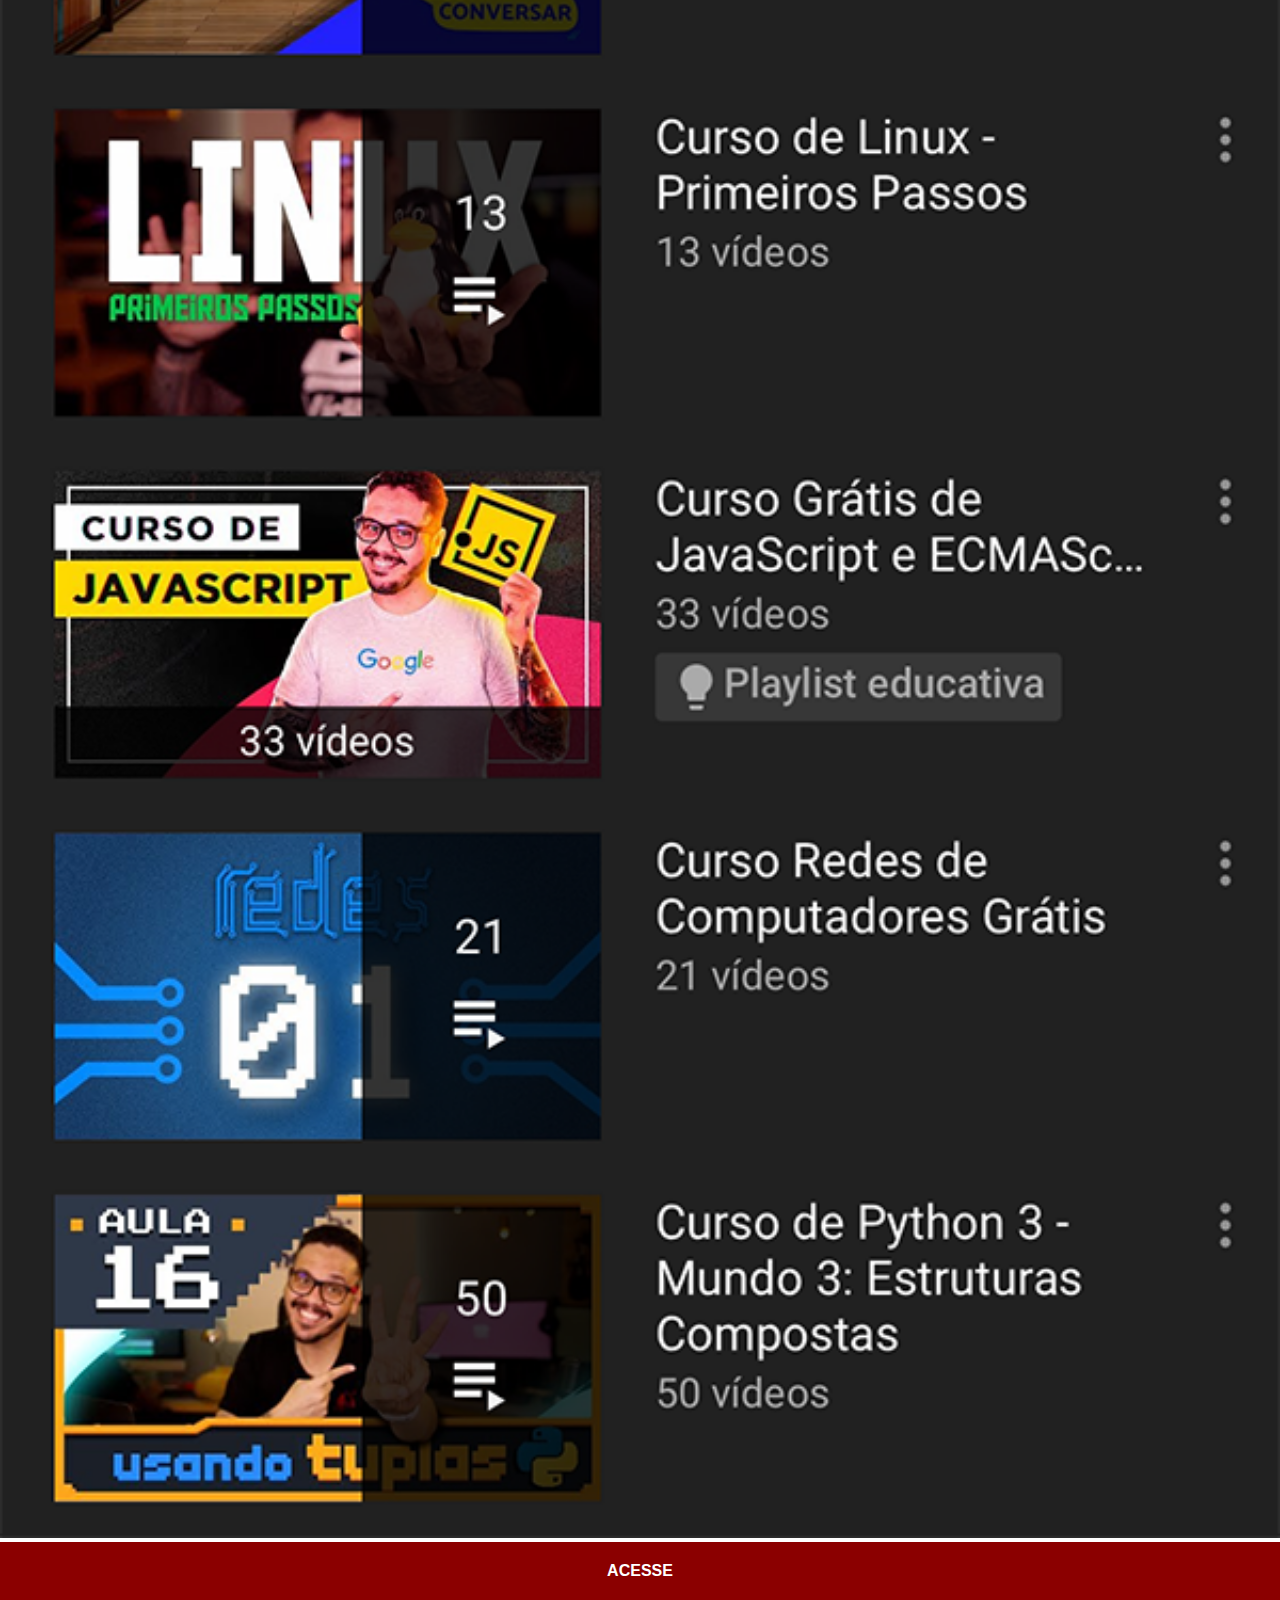
<file: youtube.html>
<!DOCTYPE html>
<html lang="pt-br">
<head>
    <meta charset="UTF-8">
    <meta name="viewport" content="width=device-width, initial-scale=1.0">
    <title>Frame YouTube</title>
    <style>
        * {
            margin: 0px;
            padding: 0px;
            font-family: Arial, Helvetica, sans-serif;
        }

        img {
            width: 100%;
        }
        
        a {
            display: block;
            background-color: darkred;
            color: white;
            padding: 20px;
            text-align: center;
            text-decoration: none;
            font-weight: bolder;
        }

        a:hover {
            background-color: red;
        }
    </style>
</head>
<body>
    <img src="imagens/tela-youtube.png" alt="YouTube">
    <a href="https://www.youtube.com/c/CursoemV%C3%ADdeo/playlists" target="_blank">ACESSE</a>
</body>
</html>
</file>
<file: estilos/style.css>
@charset "UTF-8";

* {
    margin: 0px;
    padding: 0px;
}

html, body {
    height: 100vh;
    width: 100vw;
    background-color: black;
}

body {
    background-image: url('../imagens/fundo-madeira.jpg');
    background-size: cover;
    background-repeat: no-repeat;
    background-position: center center;
    background-attachment: fixed;
}

main {
    height: 100vh;
    position: relative;
}

.celular {
    position: absolute;
    top: 50%;
    left: 50%;
    transform: translate(-50%, -50%);
    height: 627px;
    width: 311px;
    background: url(../imagens/frame-iphone.png);
    background-repeat: no-repeat;
}

.tela {
    position: relative;
    top: 80px;
    left: 21px;
    height: 472px;
    width: 269px;
}

.redes {
    text-align: right;
}

.redes img {
    width: 50px;
    margin: 10px;
    border-radius: 50%;
    box-shadow: 1px 1px 3px rgba(0, 0, 0, 0.650);
    box-sizing: border-box;
}

.redes img:hover {
    border: 2px solid white;
    transform: translate(-2px, -2px);
    box-shadow: 3px 3px 6px rgba(0, 0, 0, 0.651);
    transition: transform .2s;
}
</file>
